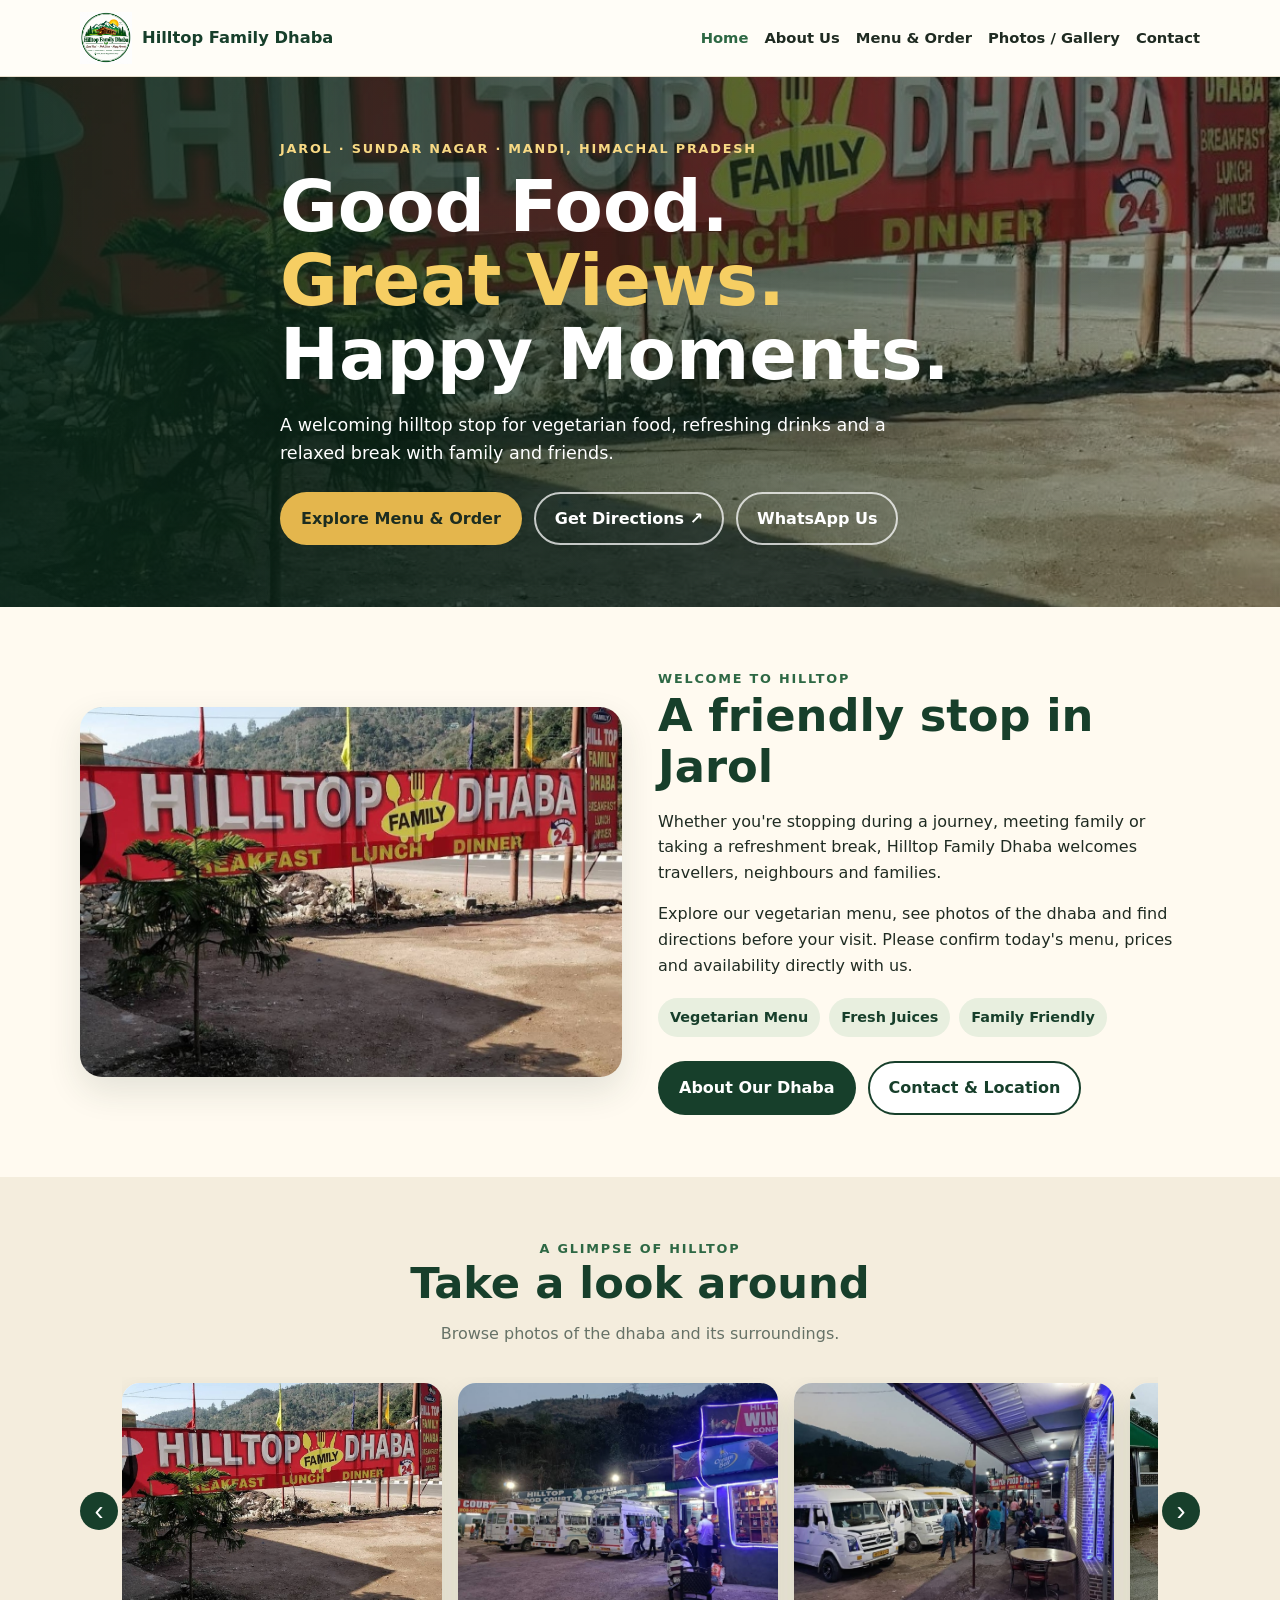
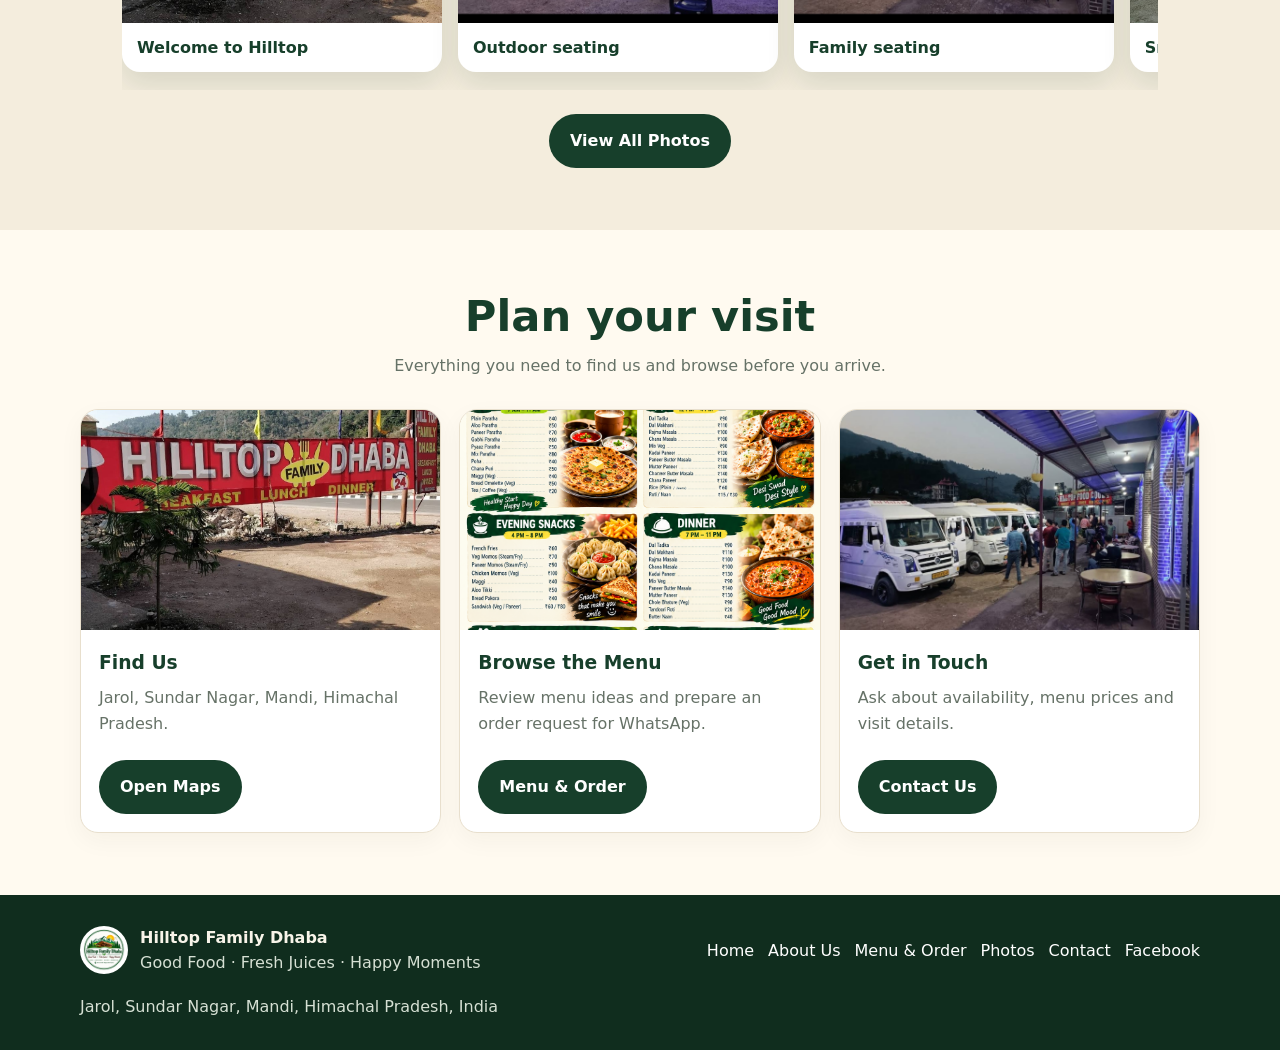
<file: index.html>
<!doctype html><html lang="en"><head><meta charset="utf-8"><meta name="viewport" content="width=device-width,initial-scale=1"><meta name="theme-color" content="#173f2b"><meta name="description" content="Visit Hilltop Family Dhaba in Jarol, Sundar Nagar, Mandi, Himachal Pradesh for vegetarian food, fresh juices and a welcoming family stop. View menu, photos and directions."><meta name="robots" content="index,follow,max-image-preview:large"><link rel="canonical" href="https://deshrajthakur.github.io/Hilltop-Family-Dhaba/"><title>Hilltop Family Dhaba | Vegetarian Food in Jarol, Sundar Nagar</title><meta property="og:type" content="website"><meta property="og:site_name" content="Hilltop Family Dhaba"><meta property="og:title" content="Hilltop Family Dhaba | Vegetarian Food in Jarol, Sundar Nagar"><meta property="og:description" content="Visit Hilltop Family Dhaba in Jarol, Sundar Nagar, Mandi, Himachal Pradesh for vegetarian food, fresh juices and a welcoming family stop. View menu, photos and directions."><meta property="og:url" content="https://deshrajthakur.github.io/Hilltop-Family-Dhaba/"><meta property="og:image" content="https://deshrajthakur.github.io/Hilltop-Family-Dhaba/assets/dhaba-exterior.jpg"><meta name="twitter:card" content="summary_large_image"><script type="application/ld+json">{"@context":"https://schema.org","@type":"Restaurant","name":"Hilltop Family Dhaba","url":"https://deshrajthakur.github.io/Hilltop-Family-Dhaba/","image":"https://deshrajthakur.github.io/Hilltop-Family-Dhaba/assets/dhaba-exterior.jpg","description":"Family-friendly dhaba in Jarol, Sundar Nagar, Mandi, Himachal Pradesh, serving vegetarian food, fresh juices and confectionery.","servesCuisine":["Indian","Vegetarian"],"address":{"@type":"PostalAddress","addressLocality":"Jarol","addressRegion":"Himachal Pradesh","addressCountry":"IN"},"sameAs":["https://www.facebook.com/share/1Ls1yiACGC/"]}</script><link rel="stylesheet" href="style.css"></head><body><header><div class="wrap nav"><a class="brand" href="index.html"><img src="assets/hilltop-logo.png" alt="Hilltop Family Dhaba logo"><span>Hilltop Family Dhaba</span></a><button class="menu-toggle" aria-expanded="false" aria-label="Open navigation">☰ Menu</button><nav class="links" aria-label="Main navigation"><a href="index.html" aria-current="page">Home</a><a href="about.html" >About Us</a><a href="menuj.html" >Menu & Order</a><a href="gallery.html" >Photos / Gallery</a><a href="contact.html" >Contact</a></nav></div></header><main><section class="hero"><div class="wrap hero-inner"><div class="eyebrow">Jarol · Sundar Nagar · Mandi, Himachal Pradesh</div><h1>Good Food.<br><span>Great Views.</span><br>Happy Moments.</h1><p>A welcoming hilltop stop for vegetarian food, refreshing drinks and a relaxed break with family and friends.</p><div class="actions"><a class="btn primary" href="menu.html">Explore Menu & Order</a><a class="btn ghost" href="https://maps.app.goo.gl/6RDyvUyQcXFgP8N29?g_st=ac" target="_blank" rel="noopener noreferrer">Get Directions ↗</a><a class="btn ghost" href="https://wa.me/919805341073" target="_blank" rel="noopener noreferrer">WhatsApp Us</a></div></div></section>
<section class="section"><div class="wrap intro"><img src="assets/dhaba-exterior.jpg" alt="Hilltop Family Dhaba exterior in Jarol, Sundar Nagar"><div><div class="eyebrow" style="color:#2d6844">Welcome to Hilltop</div><h2>A friendly stop in Jarol</h2><p>Whether you're stopping during a journey, meeting family or taking a refreshment break, Hilltop Family Dhaba welcomes travellers, neighbours and families.</p><p>Explore our vegetarian menu, see photos of the dhaba and find directions before your visit. Please confirm today's menu, prices and availability directly with us.</p><div class="chips"><span class="chip">Vegetarian Menu</span><span class="chip">Fresh Juices</span><span class="chip">Family Friendly</span></div><div class="actions"><a class="btn dark" href="about.html">About Our Dhaba</a><a class="btn light" href="contact.html">Contact & Location</a></div></div></div></section>
<section class="section alt"><div class="wrap"><div class="section-head"><div class="eyebrow" style="color:#2d6844">A glimpse of Hilltop</div><h2>Take a look around</h2><p>Browse photos of the dhaba and its surroundings.</p></div><div class="swiper-shell"><button class="swiper-arrow prev" data-slider-prev="home-gallery" aria-label="Previous photos">‹</button><div class="swiper-track" id="home-gallery"><article class="slide-card"><img src="assets/dhaba-exterior.jpg" alt="Hilltop Family Dhaba exterior"><span>Welcome to Hilltop</span></article><article class="slide-card"><img src="assets/outdoor-seating.jpg" alt="Outdoor seating at Hilltop Family Dhaba"><span>Outdoor seating</span></article><article class="slide-card"><img src="assets/family-seating.jpg" alt="Family seating area at Hilltop Family Dhaba"><span>Family seating</span></article><article class="slide-card"><img src="assets/product-shelves.jpg" alt="Confectionery and products at Hilltop Family Dhaba"><span>Snacks and refreshments</span></article></div><button class="swiper-arrow next" data-slider-next="home-gallery" aria-label="Next photos">›</button></div><div class="actions" style="justify-content:center"><a class="btn dark" href="gallery.html">View All Photos</a></div></div></section>
<section class="section"><div class="wrap"><div class="section-head"><h2>Plan your visit</h2><p>Everything you need to find us and browse before you arrive.</p></div><div class="cards"><article class="card"><img src="assets/dhaba-exterior.jpg" alt="Dhaba location and entrance"><div class="card-body"><h3>Find Us</h3><p>Jarol, Sundar Nagar, Mandi, Himachal Pradesh.</p><div class="actions"><a class="btn dark" href="https://maps.app.goo.gl/6RDyvUyQcXFgP8N29?g_st=ac" target="_blank" rel="noopener noreferrer">Open Maps</a></div></div></article><article class="card"><img src="assets/menu-poster-preview.png" alt="Hilltop Family Dhaba menu poster preview"><div class="card-body"><h3>Browse the Menu</h3><p>Review menu ideas and prepare an order request for WhatsApp.</p><div class="actions"><a class="btn dark" href="menu.html">Menu & Order</a></div></div></article><article class="card"><img src="assets/family-seating.jpg" alt="Family seating at Hilltop Family Dhaba"><div class="card-body"><h3>Get in Touch</h3><p>Ask about availability, menu prices and visit details.</p><div class="actions"><a class="btn dark" href="contact.html">Contact Us</a></div></div></article></div></div></section></main><footer><div class="wrap footer-inner"><div class="footer-brand"><img src="assets/hilltop-logo.png" alt=""><div><strong>Hilltop Family Dhaba</strong><p>Good Food · Fresh Juices · Happy Moments</p></div></div><div class="footer-links"><a href="index.html">Home</a><a href="about.html">About Us</a><a href="menu.html">Menu & Order</a><a href="gallery.html">Photos</a><a href="contact.html">Contact</a><a href="https://www.facebook.com/share/1Ls1yiACGC/" target="_blank" rel="noopener noreferrer">Facebook</a></div><p>Jarol, Sundar Nagar, Mandi, Himachal Pradesh, India</p></div></footer><script src="script.js" defer></script></body></html>
</file>
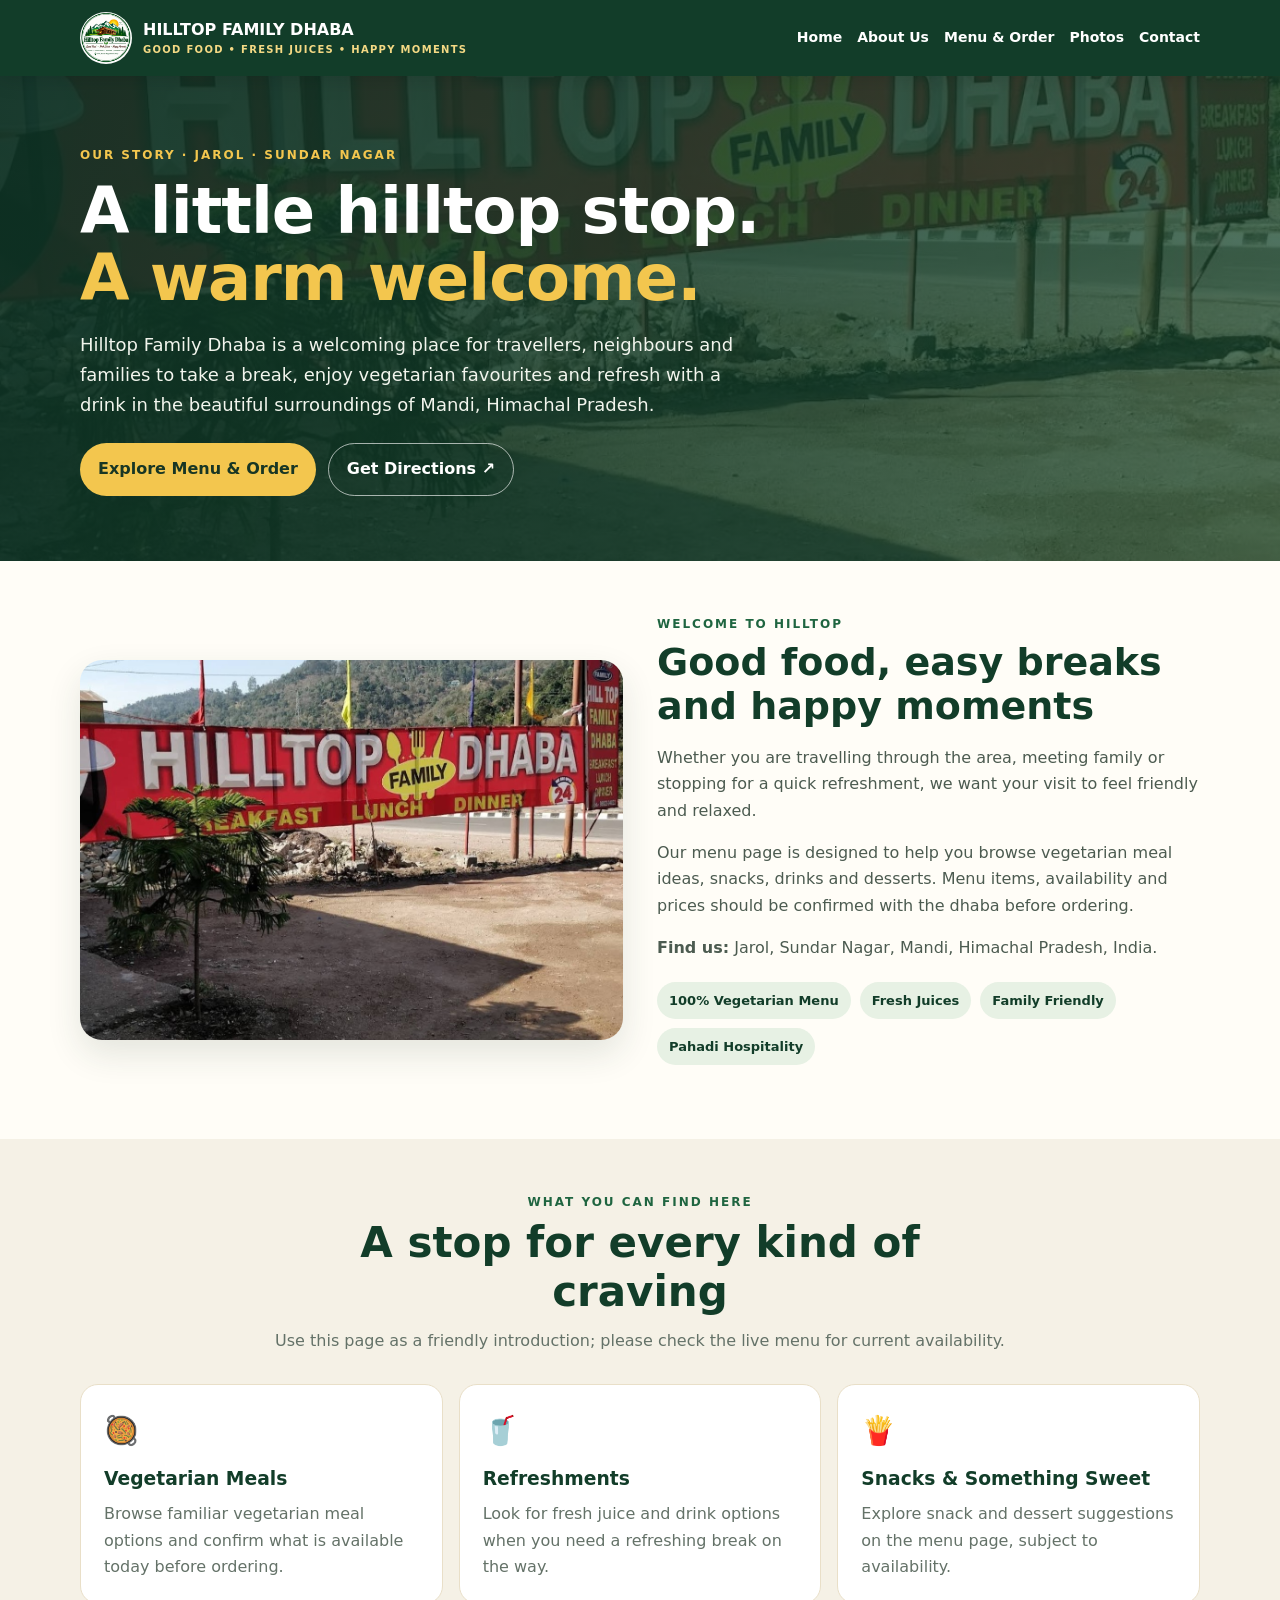
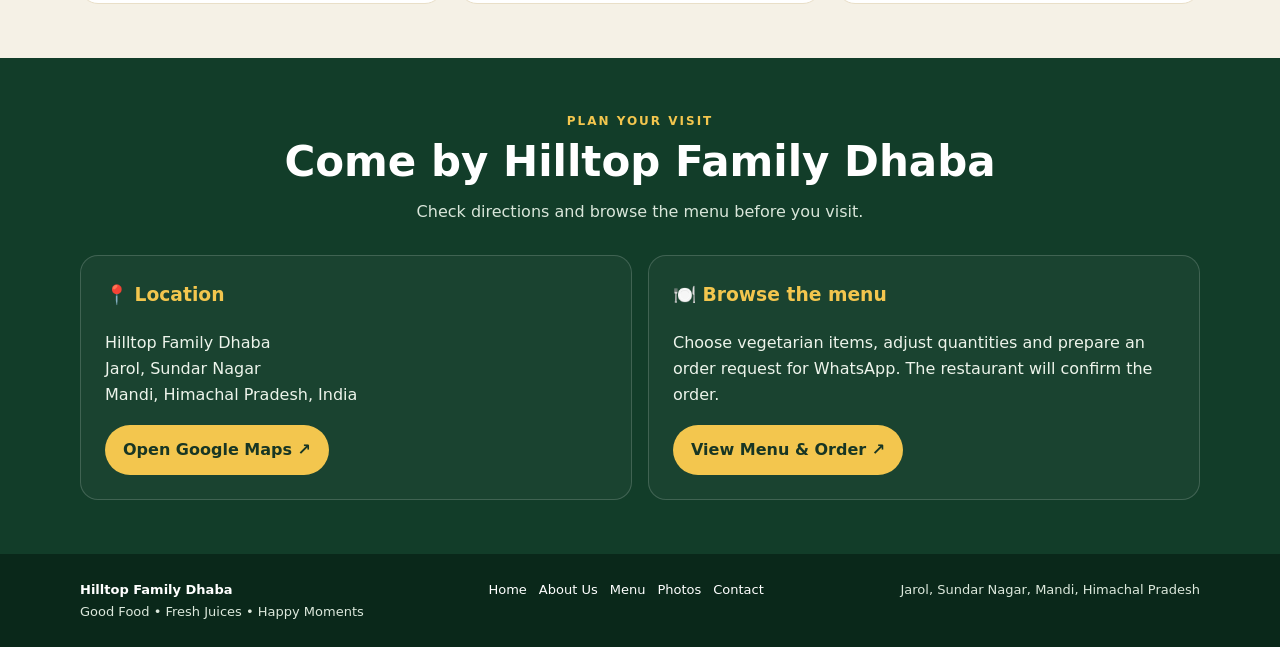
<file: about.html>
<!doctype html>
<html lang="en">
<head>
<meta charset="utf-8">
<meta name="viewport" content="width=device-width, initial-scale=1">
<meta name="theme-color" content="#123d29">
<meta name="description" content="Meet Hilltop Family Dhaba in Jarol, Sundar Nagar, Mandi, Himachal Pradesh. A welcoming stop for vegetarian food, fresh juices and family moments.">
<title>About Hilltop Family Dhaba | Jarol, Sundar Nagar</title>
<meta name="robots" content="index,follow,max-image-preview:large"><link rel="canonical" href="https://deshrajthakur.github.io/Hilltop-Family-Dhaba/about.html">
<meta property="og:type" content="website">
<meta property="og:site_name" content="Hilltop Family Dhaba">
<meta property="og:title" content="About Hilltop Family Dhaba">
<meta property="og:description" content="A friendly stop for vegetarian food, fresh juices and family moments in Jarol, Sundar Nagar, Himachal Pradesh.">
<meta property="og:image" content="https://deshrajthakur.github.io/Hilltop-Family-Dhaba/assets/dhaba-exterior.jpg"><meta property="og:url" content="https://deshrajthakur.github.io/Hilltop-Family-Dhaba/about.html"><meta name="twitter:card" content="summary_large_image">
<style>
:root{--green:#123d29;--green2:#1f6540;--gold:#f3c64e;--cream:#fff9e9;--ink:#1e2b22;--muted:#647268;--line:#e9dfc8}
*{box-sizing:border-box}html{scroll-behavior:smooth}body{margin:0;background:#fffdf7;color:var(--ink);font:16px/1.65 system-ui,-apple-system,"Segoe UI",Roboto,Arial,sans-serif}a{color:inherit}.wrap{width:min(1120px,92%);margin:auto}
header{position:sticky;top:0;z-index:10;background:var(--green);color:#fff;box-shadow:0 4px 20px #0002}.nav{min-height:76px;display:flex;align-items:center;justify-content:space-between;gap:18px;padding:10px 0}.brand{display:flex;align-items:center;gap:11px;text-decoration:none;font-weight:850;line-height:1.15}.brand img{width:52px;height:52px;border-radius:50%;object-fit:cover;background:#fff}.brand small{display:block;color:#f4d984;font-size:10px;letter-spacing:1.3px;margin-top:5px}.navlinks{display:flex;gap:15px;align-items:center;flex-wrap:wrap}.navlinks a{text-decoration:none;font-size:14px;font-weight:750}.navlinks a:hover{color:var(--gold)}
.hero{background:linear-gradient(115deg,#0e3224ed,#17472dbb),url("assets/dhaba-exterior.jpg") center/cover;color:#fff;padding:70px 0 65px}.eyebrow{color:var(--gold);font-size:12px;font-weight:850;letter-spacing:2px;text-transform:uppercase}.hero h1{font-size:clamp(38px,6vw,64px);line-height:1.05;letter-spacing:-1px;margin:12px 0}.hero h1 span{color:var(--gold)}.hero p{font-size:18px;max-width:680px;color:#f2f5ed}.actions{display:flex;gap:12px;flex-wrap:wrap;margin-top:24px}.btn{display:inline-flex;align-items:center;justify-content:center;border-radius:999px;padding:12px 18px;background:var(--gold);color:#183624;text-decoration:none;font-weight:850}.btn.outline{background:transparent;border:1px solid #ffffffa0;color:#fff}
section{padding:54px 0}.heading{text-align:center;max-width:740px;margin:0 auto 30px}.heading h2{font-size:clamp(28px,4vw,42px);line-height:1.15;color:var(--green);margin:6px 0 12px}.heading p{color:var(--muted);margin:0}.story{display:grid;grid-template-columns:1fr 1fr;gap:34px;align-items:center}.story img{width:100%;height:380px;object-fit:cover;border-radius:22px;box-shadow:0 14px 34px #233d281f}.story h2{font-size:clamp(26px,4vw,38px);line-height:1.15;color:var(--green);margin:7px 0 14px}.story p{color:#4c5b50}.pill-row{display:flex;gap:9px;flex-wrap:wrap;margin:20px 0}.pill{padding:8px 12px;background:#e7f1e4;color:var(--green);border-radius:999px;font-size:13px;font-weight:800}
.values{background:#f5f1e6}.cards{display:grid;grid-template-columns:repeat(3,minmax(0,1fr));gap:16px}.card{background:#fff;border:1px solid var(--line);border-radius:18px;padding:23px}.card .emoji{font-size:28px}.card h3{color:var(--green);margin:10px 0 6px}.card p{color:var(--muted);margin:0}.visit{background:var(--green);color:#fff}.visit .heading h2{color:#fff}.visit .heading p{color:#d9e6da}.visit-grid{display:grid;grid-template-columns:1fr 1fr;gap:16px}.visit-box{padding:24px;border:1px solid #ffffff2b;border-radius:18px;background:#ffffff09}.visit-box h3{color:var(--gold);margin-top:0}.visit-box p{color:#edf4eb}
footer{background:#0a281a;color:#dce8dc;padding:25px 0}.foot{display:flex;justify-content:space-between;gap:15px;flex-wrap:wrap;font-size:13px}.foot strong{color:white}.foot a{color:white;margin-right:12px;text-decoration:none}
@media(max-width:850px){.nav{align-items:flex-start;flex-direction:column;padding:12px 0}.navlinks{gap:12px}.story{grid-template-columns:1fr}.story img{height:300px}.cards{grid-template-columns:1fr}.visit-grid{grid-template-columns:1fr}}
@media(max-width:460px){.brand{font-size:13px}.brand img{width:44px;height:44px}.navlinks a{font-size:12px}.hero{padding:48px 0}.hero p{font-size:16px}.actions .btn{width:100%}section{padding:40px 0}}
</style>
</head>
<body>
<header><div class="wrap nav">
<a class="brand" href="index.html"><img src="assets/hilltop-logo.png" alt="Hilltop Family Dhaba logo"><span>HILLTOP FAMILY DHABA<small>GOOD FOOD • FRESH JUICES • HAPPY MOMENTS</small></span></a>
<nav class="navlinks" aria-label="Main navigation"><a href="index.html">Home</a><a href="about.html" aria-current="page">About Us</a><a href="menu.html">Menu & Order</a><a href="gallery.html">Photos</a><a href="contact.html">Contact</a></nav>
</div></header>
<main>
<section class="hero"><div class="wrap">
<div class="eyebrow">Our story · Jarol · Sundar Nagar</div>
<h1>A little hilltop stop.<br><span>A warm welcome.</span></h1>
<p>Hilltop Family Dhaba is a welcoming place for travellers, neighbours and families to take a break, enjoy vegetarian favourites and refresh with a drink in the beautiful surroundings of Mandi, Himachal Pradesh.</p>
<div class="actions"><a class="btn" href="menu.html">Explore Menu & Order</a><a class="btn outline" href="https://maps.app.goo.gl/6RDyvUyQcXFgP8N29?g_st=ac" target="_blank" rel="noopener">Get Directions ↗</a></div>
</div></section>
<section><div class="wrap story">
<img src="assets/dhaba-exterior.jpg" alt="Hilltop Family Dhaba exterior in Jarol">
<div><div class="eyebrow" style="color:#1f6540">Welcome to Hilltop</div><h2>Good food, easy breaks and happy moments</h2>
<p>Whether you are travelling through the area, meeting family or stopping for a quick refreshment, we want your visit to feel friendly and relaxed.</p>
<p>Our menu page is designed to help you browse vegetarian meal ideas, snacks, drinks and desserts. Menu items, availability and prices should be confirmed with the dhaba before ordering.</p>
<p><strong>Find us:</strong> Jarol, Sundar Nagar, Mandi, Himachal Pradesh, India.</p>
<div class="pill-row"><span class="pill">100% Vegetarian Menu</span><span class="pill">Fresh Juices</span><span class="pill">Family Friendly</span><span class="pill">Pahadi Hospitality</span></div>
</div></div></section>
<section class="values"><div class="wrap"><div class="heading"><div class="eyebrow" style="color:#1f6540">What you can find here</div><h2>A stop for every kind of craving</h2><p>Use this page as a friendly introduction; please check the live menu for current availability.</p></div>
<div class="cards">
<article class="card"><div class="emoji">🥘</div><h3>Vegetarian Meals</h3><p>Browse familiar vegetarian meal options and confirm what is available today before ordering.</p></article>
<article class="card"><div class="emoji">🥤</div><h3>Refreshments</h3><p>Look for fresh juice and drink options when you need a refreshing break on the way.</p></article>
<article class="card"><div class="emoji">🍟</div><h3>Snacks & Something Sweet</h3><p>Explore snack and dessert suggestions on the menu page, subject to availability.</p></article>
</div></div></section>
<section class="visit"><div class="wrap"><div class="heading"><div class="eyebrow">Plan your visit</div><h2>Come by Hilltop Family Dhaba</h2><p>Check directions and browse the menu before you visit.</p></div>
<div class="visit-grid"><div class="visit-box"><h3>📍 Location</h3><p>Hilltop Family Dhaba<br>Jarol, Sundar Nagar<br>Mandi, Himachal Pradesh, India</p><a class="btn" href="https://maps.app.goo.gl/6RDyvUyQcXFgP8N29?g_st=ac" target="_blank" rel="noopener">Open Google Maps ↗</a></div>
<div class="visit-box"><h3>🍽️ Browse the menu</h3><p>Choose vegetarian items, adjust quantities and prepare an order request for WhatsApp. The restaurant will confirm the order.</p><a class="btn" href="menu.html#menu">View Menu & Order ↗</a></div></div></div></section>
</main>
<footer><div class="wrap foot"><div><strong>Hilltop Family Dhaba</strong><br>Good Food • Fresh Juices • Happy Moments</div><div><a href="index.html">Home</a><a href="about.html">About Us</a><a href="menu.html">Menu</a><a href="gallery.html">Photos</a><a href="contact.html">Contact</a></div><div>Jarol, Sundar Nagar, Mandi, Himachal Pradesh</div></div></footer>
</body></html>
</file>
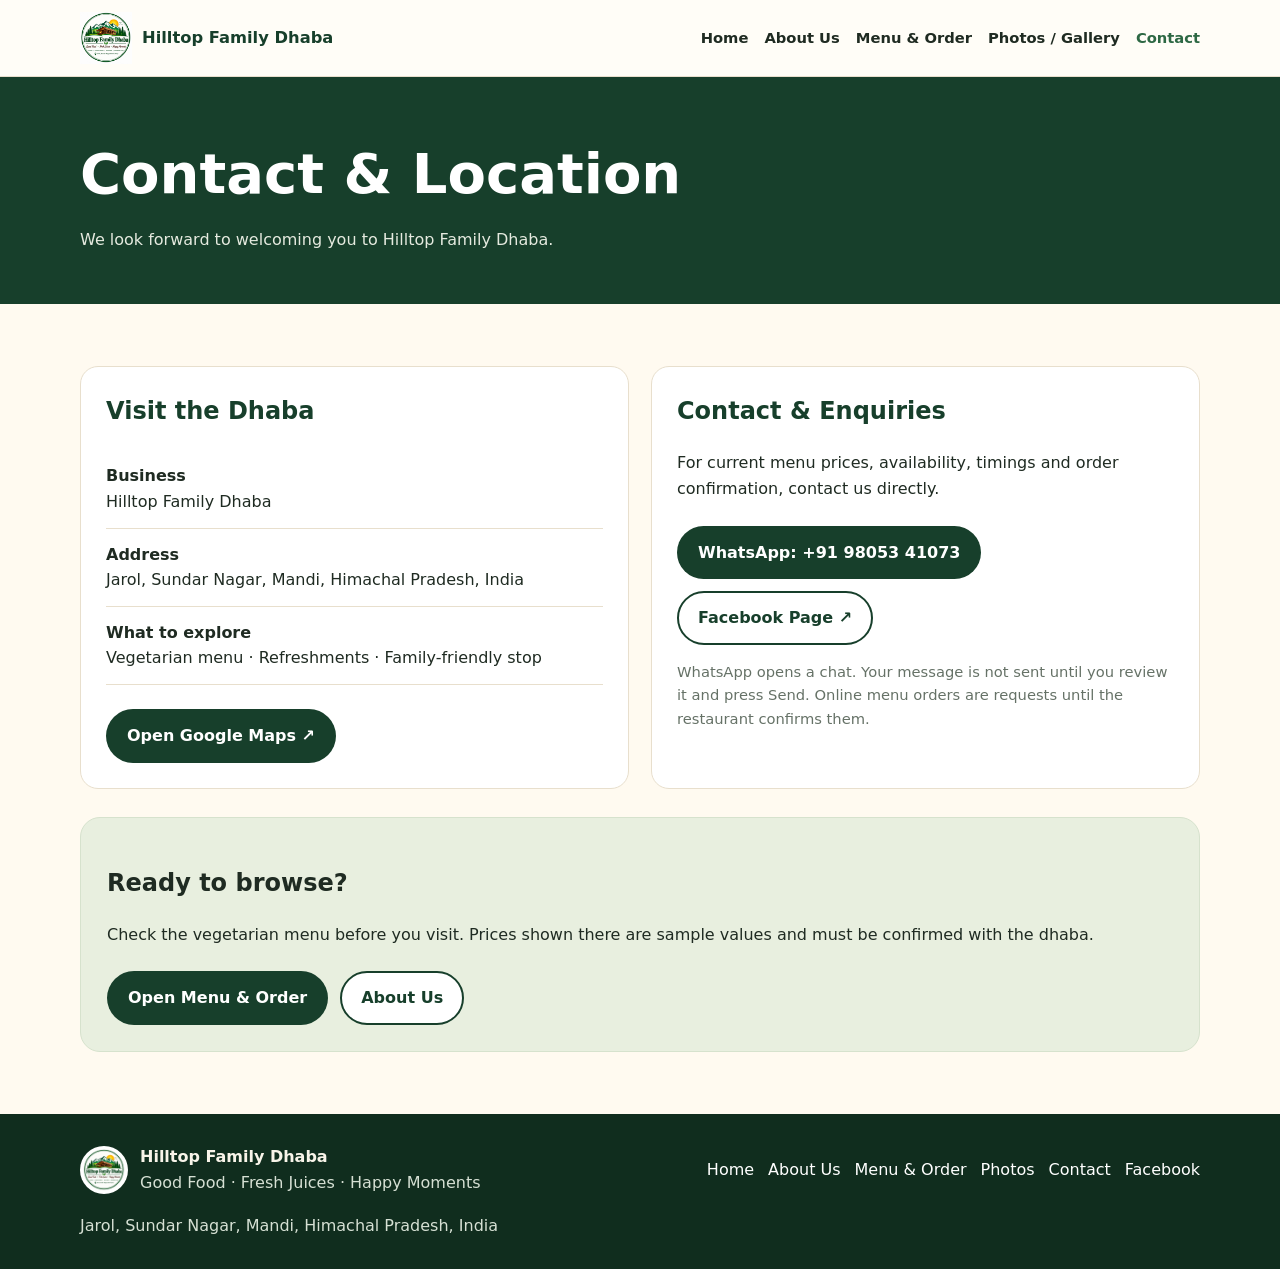
<file: contact.html>
<!doctype html><html lang="en"><head><meta charset="utf-8"><meta name="viewport" content="width=device-width,initial-scale=1"><meta name="theme-color" content="#173f2b"><meta name="description" content="Contact Hilltop Family Dhaba in Jarol, Sundar Nagar, Mandi, Himachal Pradesh. Open directions, ask about menu availability or start a WhatsApp enquiry."><meta name="robots" content="index,follow,max-image-preview:large"><link rel="canonical" href="https://deshrajthakur.github.io/Hilltop-Family-Dhaba/contact.html"><title>Contact & Directions | Hilltop Family Dhaba, Jarol</title><meta property="og:type" content="website"><meta property="og:site_name" content="Hilltop Family Dhaba"><meta property="og:title" content="Contact & Directions | Hilltop Family Dhaba, Jarol"><meta property="og:description" content="Contact Hilltop Family Dhaba in Jarol, Sundar Nagar, Mandi, Himachal Pradesh. Open directions, ask about menu availability or start a WhatsApp enquiry."><meta property="og:url" content="https://deshrajthakur.github.io/Hilltop-Family-Dhaba/contact.html"><meta property="og:image" content="https://deshrajthakur.github.io/Hilltop-Family-Dhaba/assets/dhaba-exterior.jpg"><meta name="twitter:card" content="summary_large_image"><link rel="stylesheet" href="style.css"></head><body><header><div class="wrap nav"><a class="brand" href="index.html"><img src="assets/hilltop-logo.png" alt="Hilltop Family Dhaba logo"><span>Hilltop Family Dhaba</span></a><button class="menu-toggle" aria-expanded="false" aria-label="Open navigation">☰ Menu</button><nav class="links" aria-label="Main navigation"><a href="index.html" >Home</a><a href="about.html" >About Us</a><a href="menu.html" >Menu & Order</a><a href="gallery.html" >Photos / Gallery</a><a href="contact.html" aria-current="page">Contact</a></nav></div></header><main><section class="page-hero"><div class="wrap"><h1>Contact & Location</h1><p>We look forward to welcoming you to Hilltop Family Dhaba.</p></div></section><section class="section"><div class="wrap contact-grid"><article class="contact-card"><h2>Visit the Dhaba</h2><div class="contact-row"><strong>Business</strong><br>Hilltop Family Dhaba</div><div class="contact-row"><strong>Address</strong><br>Jarol, Sundar Nagar, Mandi, Himachal Pradesh, India</div><div class="contact-row"><strong>What to explore</strong><br>Vegetarian menu · Refreshments · Family-friendly stop</div><div class="actions"><a class="btn dark" href="https://maps.app.goo.gl/6RDyvUyQcXFgP8N29?g_st=ac" target="_blank" rel="noopener noreferrer">Open Google Maps ↗</a></div></article><article class="contact-card"><h2>Contact & Enquiries</h2><p>For current menu prices, availability, timings and order confirmation, contact us directly.</p><div class="actions"><a class="btn dark" href="https://wa.me/919805341073" target="_blank" rel="noopener noreferrer">WhatsApp: +91 98053 41073</a><a class="btn light" href="https://www.facebook.com/share/1Ls1yiACGC/" target="_blank" rel="noopener noreferrer">Facebook Page ↗</a></div><p class="note">WhatsApp opens a chat. Your message is not sent until you review it and press Send. Online menu orders are requests until the restaurant confirms them.</p></article></div><div class="wrap"><div class="callout"><h2>Ready to browse?</h2><p>Check the vegetarian menu before you visit. Prices shown there are sample values and must be confirmed with the dhaba.</p><div class="actions"><a class="btn dark" href="menu.html">Open Menu & Order</a><a class="btn light" href="about.html">About Us</a></div></div></div></section></main><footer><div class="wrap footer-inner"><div class="footer-brand"><img src="assets/hilltop-logo.png" alt=""><div><strong>Hilltop Family Dhaba</strong><p>Good Food · Fresh Juices · Happy Moments</p></div></div><div class="footer-links"><a href="index.html">Home</a><a href="about.html">About Us</a><a href="menu.html">Menu & Order</a><a href="gallery.html">Photos</a><a href="contact.html">Contact</a><a href="https://www.facebook.com/share/1Ls1yiACGC/" target="_blank" rel="noopener noreferrer">Facebook</a></div><p>Jarol, Sundar Nagar, Mandi, Himachal Pradesh, India</p></div></footer><script src="script.js" defer></script></body></html>
</file>
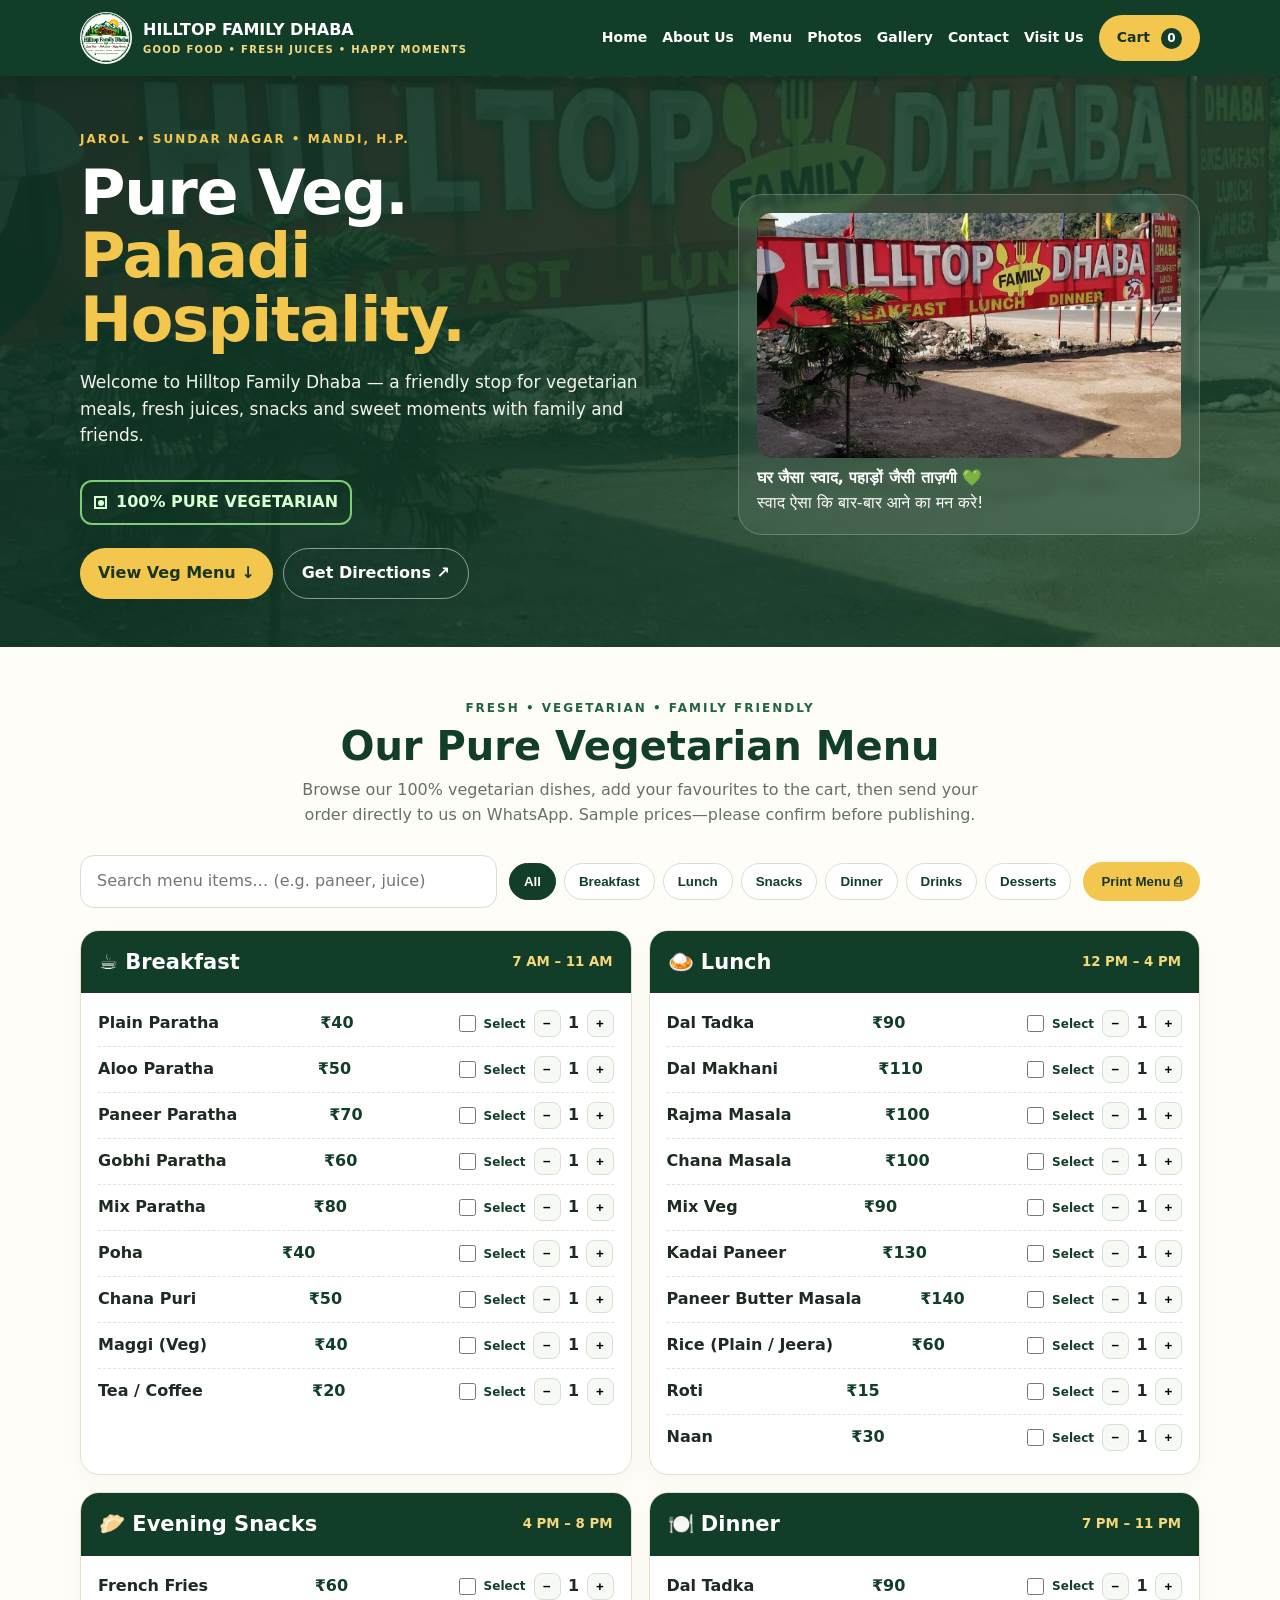
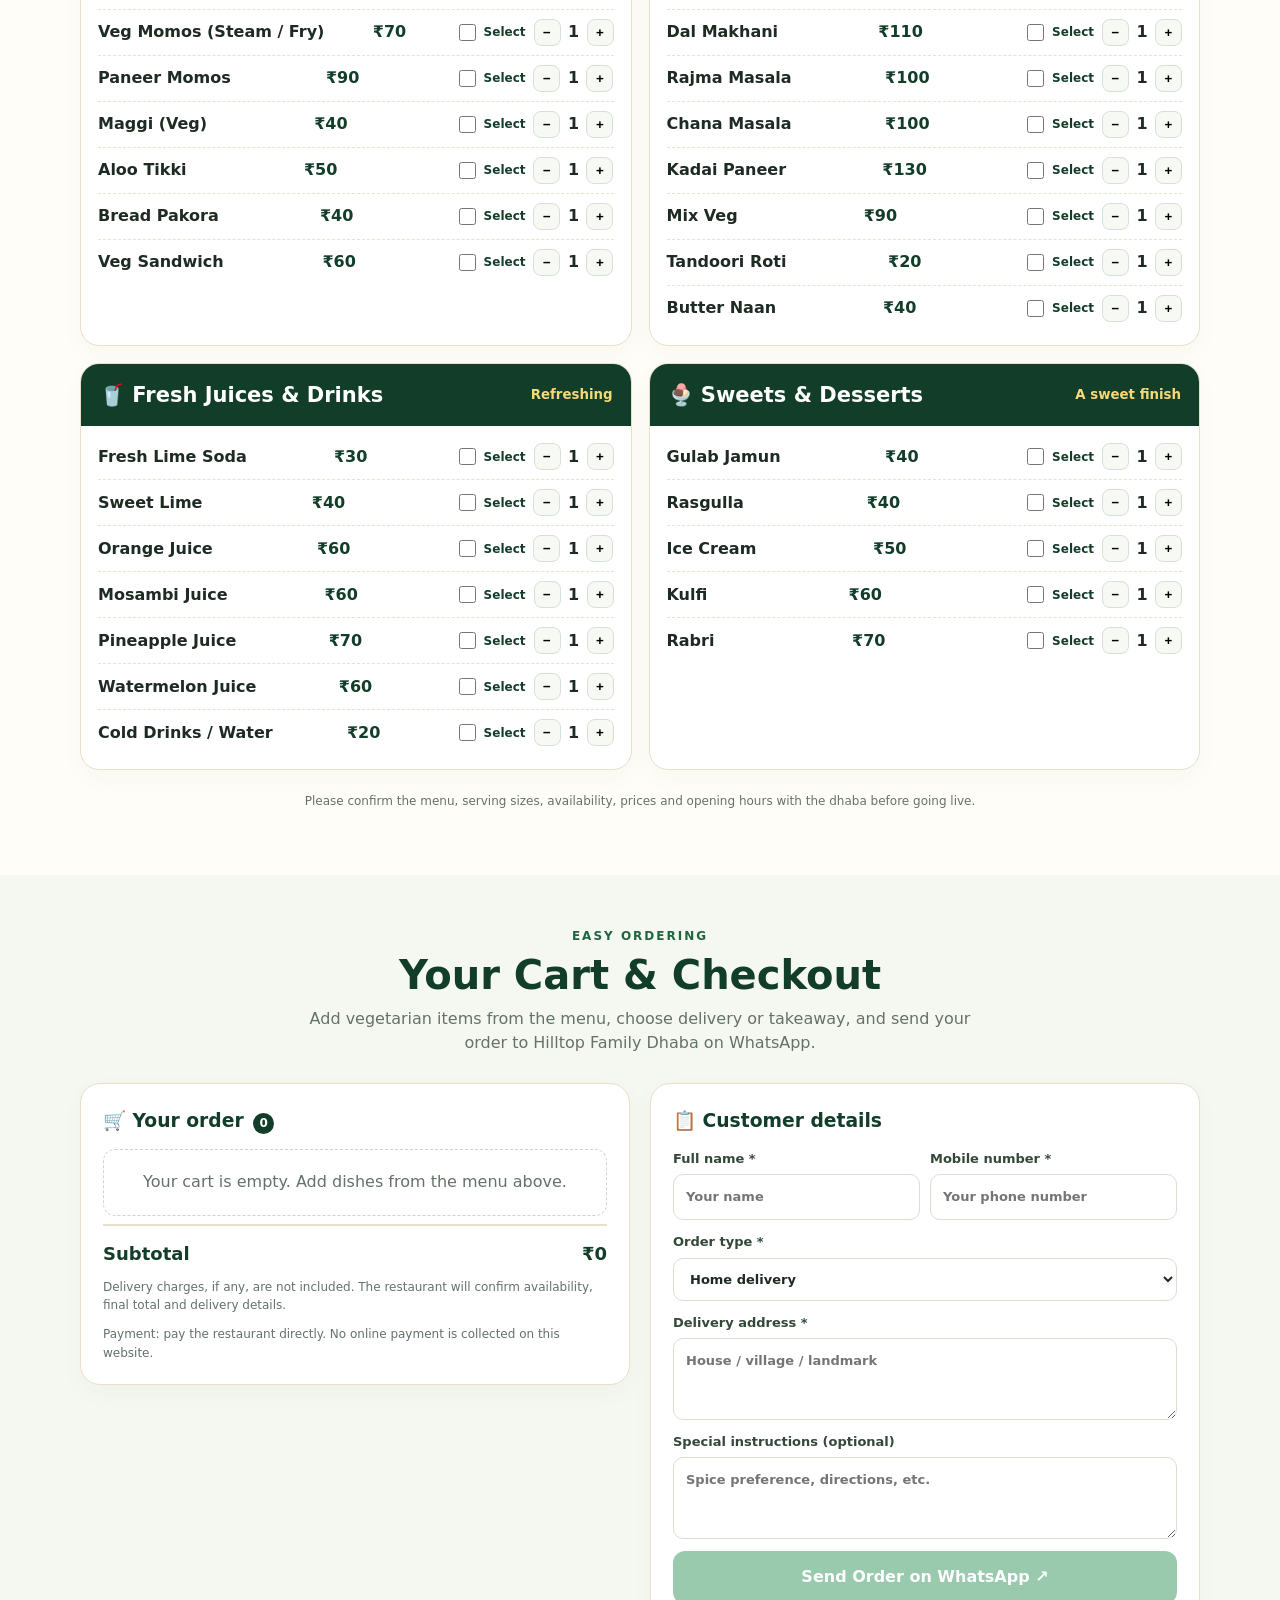
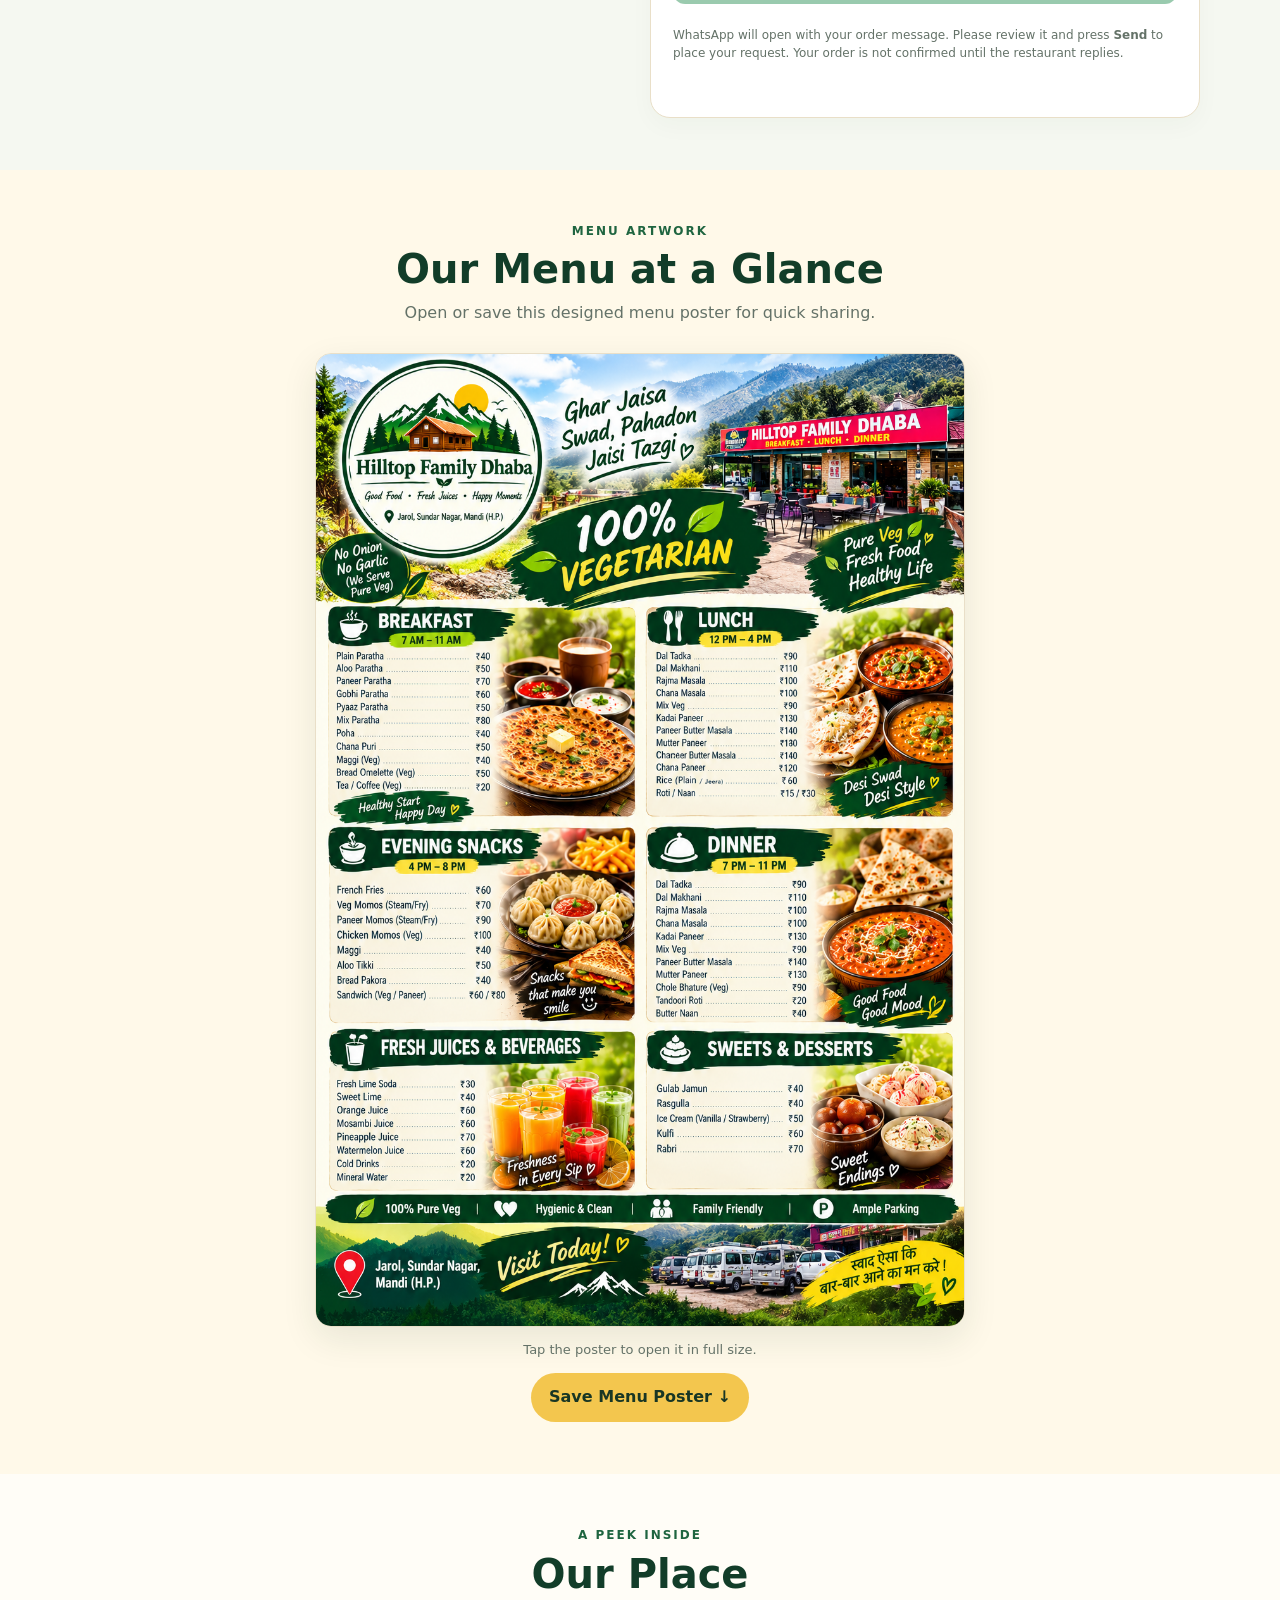
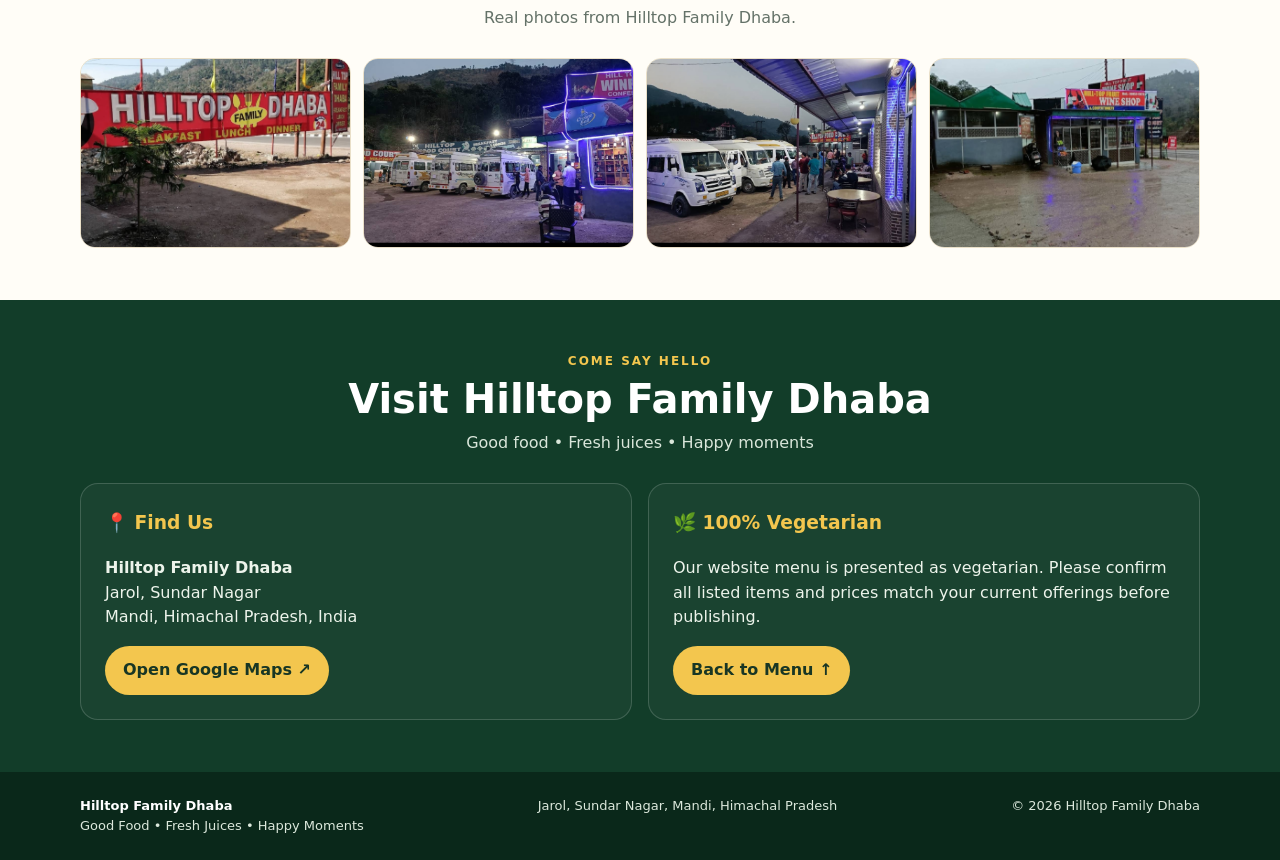
<file: menu.html>
<!doctype html>
<html lang="en">
<head>
<meta charset="utf-8">
<meta name="viewport" content="width=device-width, initial-scale=1">
<meta name="theme-color" content="#123d29">
<meta name="description" content="Browse the vegetarian menu and prepare a WhatsApp order request for Hilltop Family Dhaba in Jarol, Sundar Nagar, Mandi, Himachal Pradesh. Confirm sample prices and availability before ordering."><meta name="robots" content="index,follow,max-image-preview:large"><link rel="canonical" href="https://deshrajthakur.github.io/Hilltop-Family-Dhaba/menu.html"><meta property="og:type" content="website"><meta property="og:site_name" content="Hilltop Family Dhaba"><meta property="og:title" content="Vegetarian Menu & WhatsApp Ordering | Hilltop Family Dhaba"><meta property="og:description" content="Browse vegetarian meals, snacks, drinks and desserts in Jarol, Sundar Nagar, Mandi."><meta property="og:url" content="https://deshrajthakur.github.io/Hilltop-Family-Dhaba/menu.html"><meta property="og:image" content="https://deshrajthakur.github.io/Hilltop-Family-Dhaba/assets/dhaba-exterior.jpg"><meta name="twitter:card" content="summary_large_image"><title>Vegetarian Menu & Order | Hilltop Family Dhaba, Jarol</title><script type="application/ld+json">{"@context":"https://schema.org","@type":"Restaurant","name":"Hilltop Family Dhaba","url":"https://deshrajthakur.github.io/Hilltop-Family-Dhaba/","image":"https://deshrajthakur.github.io/Hilltop-Family-Dhaba/assets/dhaba-exterior.jpg","servesCuisine":["Indian","Vegetarian"],"address":{"@type":"PostalAddress","addressLocality":"Jarol","addressRegion":"Himachal Pradesh","addressCountry":"IN"}}</script>
<style>
:root{--green:#123d29;--green2:#1f6540;--gold:#f3c64e;--cream:#fff9e9;--ink:#1e2b22;--muted:#647268;--line:#e9dfc8}
*{box-sizing:border-box}html{scroll-behavior:smooth}body{margin:0;background:#fffdf7;color:var(--ink);font-family:system-ui,-apple-system,Segoe UI,Roboto,Arial,sans-serif;line-height:1.55}
a{color:inherit}.wrap{width:min(1120px,92%);margin:auto}
header{background:var(--green);color:white;position:sticky;top:0;z-index:10;box-shadow:0 4px 20px #0002}
.nav{min-height:76px;display:flex;align-items:center;justify-content:space-between;gap:18px;padding:10px 0;position:relative}.brand{display:flex;align-items:center;gap:11px;text-decoration:none;font-weight:850;line-height:1.15}.brand img{width:52px;height:52px;border-radius:50%;object-fit:cover;background:white}.brand small{display:block;color:#f4d984;font-size:10px;letter-spacing:1.3px;margin-top:5px}.navlinks{display:flex;gap:15px;align-items:center;flex-wrap:wrap}.navlinks a{text-decoration:none;font-size:14px;font-weight:700}.navlinks a:hover{color:var(--gold)}.nav-toggle{display:none;border:1px solid #ffffff70;border-radius:10px;background:transparent;color:white;padding:10px 12px;font:inherit;font-weight:800;cursor:pointer;min-height:44px}.nav-toggle:focus-visible,.navlinks a:focus-visible{outline:3px solid var(--gold);outline-offset:3px}
.btn{border:0;display:inline-flex;align-items:center;justify-content:center;gap:8px;border-radius:999px;padding:12px 18px;background:var(--gold);color:#183624;text-decoration:none;font-weight:800;cursor:pointer}.btn.secondary{background:transparent;border:1px solid #ffffff80;color:white}.hero{background:linear-gradient(120deg,#0e3224ed,#17472dc9),url('assets/dhaba-exterior.jpg') center/cover;color:white;padding:54px 0 48px}.hero-grid{display:grid;grid-template-columns:1.15fr .85fr;gap:32px;align-items:center}.eyebrow{color:var(--gold);text-transform:uppercase;letter-spacing:2px;font-size:12px;font-weight:850}.hero h1{font-size:clamp(36px,5.5vw,62px);line-height:1.03;margin:12px 0 16px;letter-spacing:-1.2px}.hero h1 span{color:var(--gold)}.hero p{font-size:17px;max-width:580px;color:#f2f5ed}.hero-actions{display:flex;gap:10px;flex-wrap:wrap;margin-top:23px}.hero-card{background:#ffffff12;border:1px solid #ffffff35;border-radius:24px;padding:18px;backdrop-filter:blur(3px)}.hero-card img{width:100%;max-height:245px;object-fit:cover;border-radius:15px}.veg-stamp{display:inline-flex;align-items:center;gap:9px;border:2px solid #7ccf75;border-radius:12px;padding:8px 12px;font-weight:900;color:#d8ffd4;margin-top:15px}.veg-dot{width:13px;height:13px;border:2px solid currentColor;display:inline-grid;place-items:center}.veg-dot:after{content:"";width:6px;height:6px;border-radius:50%;background:currentColor}
section{padding:52px 0}.section-head{text-align:center;max-width:700px;margin:0 auto 27px}.section-head h2{color:var(--green);font-size:clamp(28px,4vw,40px);line-height:1.1;margin:7px 0 10px}.section-head p{color:var(--muted);margin:0}.eyebrow.dark{color:var(--green2)}
.toolbar{display:flex;gap:12px;align-items:center;justify-content:space-between;flex-wrap:wrap;margin:22px 0}.search{flex:1;min-width:220px;position:relative}.search input{width:100%;padding:13px 16px;border:1px solid #d8dfd4;border-radius:14px;background:white;font:inherit;outline-color:var(--green2)}.filters{display:flex;gap:8px;flex-wrap:wrap}.filter{border:1px solid #d9dfd5;background:white;border-radius:999px;padding:10px 14px;font-weight:750;cursor:pointer;color:var(--green)}.filter[aria-pressed="true"]{background:var(--green);color:white;border-color:var(--green)}.menu-grid{display:grid;grid-template-columns:repeat(2,minmax(0,1fr));gap:17px}.menu-category{background:white;border:1px solid var(--line);border-radius:19px;overflow:hidden;box-shadow:0 8px 25px #203c2408}.cat-head{padding:15px 18px;background:var(--green);color:white;display:flex;align-items:center;justify-content:space-between;gap:10px}.cat-head h3{margin:0;font-size:21px}.cat-head small{color:#f5d979;font-weight:750}.cat-icon{font-size:25px}.items{padding:8px 17px 14px}.menu-item{display:flex;justify-content:space-between;gap:14px;padding:9px 0;border-bottom:1px dashed #e8e1d3}.menu-item:last-child{border-bottom:0}.item-name{font-weight:650}.item-price{font-weight:850;color:var(--green);white-space:nowrap}.item-name small{display:block;color:var(--muted);font-size:12px;font-weight:500}.no-results{display:none;text-align:center;padding:28px;border:1px dashed var(--line);border-radius:15px;color:var(--muted);grid-column:1/-1}
.poster{background:var(--cream)}.poster-frame{max-width:650px;margin:auto;text-align:center}.poster-frame img{width:100%;height:auto;display:block;border-radius:16px;box-shadow:0 12px 35px #18362418;border:1px solid var(--line)}.poster-frame p{color:var(--muted);font-size:13px}
.gallery{display:grid;grid-template-columns:repeat(4,1fr);gap:12px}.gallery img{width:100%;height:190px;object-fit:cover;border-radius:15px;border:1px solid var(--line)}.visit{background:var(--green);color:white}.visit-grid{display:grid;grid-template-columns:1fr 1fr;gap:16px}.visit-box{padding:24px;border:1px solid #ffffff2b;border-radius:18px;background:#ffffff09}.visit-box h3{color:var(--gold);margin-top:0}.visit-box p{color:#edf4eb}.visit .section-head h2{color:white}.visit .section-head p{color:#d9e6da}footer{background:#0a281a;color:#dce8dc;padding:24px 0}.foot{display:flex;justify-content:space-between;gap:15px;flex-wrap:wrap;font-size:13px}.foot strong{color:white}.note{font-size:12px;color:var(--muted);text-align:center;margin-top:22px}

.order-add{border:0;border-radius:999px;padding:7px 12px;background:#e7f4e8;color:var(--green);font-weight:850;cursor:pointer;white-space:nowrap}.order-add:hover{background:var(--gold)}.menu-select{display:inline-flex;align-items:center;gap:5px;font-size:12px;font-weight:800;color:var(--green);white-space:nowrap}.menu-select input{width:17px;height:17px;accent-color:var(--green);cursor:pointer}.menu-qty{display:inline-flex;align-items:center;gap:6px}.menu-qty button{width:27px;height:27px;border:1px solid #d6e0d4;background:#f7faf4;border-radius:8px;font-weight:900;cursor:pointer}.menu-qty .qty-value{min-width:14px;text-align:center;font-weight:800}.menu-item{align-items:center}.item-actions{display:flex;align-items:center;gap:8px}.cart-pill{position:relative}.cart-count{display:inline-grid;place-items:center;min-width:21px;height:21px;padding:0 5px;border-radius:50%;background:#123d29;color:white;font-size:12px;margin-left:3px}.order-section{background:#f5f8f1}.order-layout{display:grid;grid-template-columns:1fr 1fr;gap:20px;align-items:start}.order-panel{background:#fff;border:1px solid var(--line);border-radius:20px;padding:22px;box-shadow:0 8px 25px #203c2408}.order-panel h3{margin:0 0 14px;color:var(--green)}.cart-empty{padding:20px;border:1px dashed #cbd8c8;border-radius:12px;text-align:center;color:var(--muted)}.cart-row{display:grid;grid-template-columns:1fr auto;gap:12px;padding:12px 0;border-bottom:1px solid #edf0e8}.cart-row:last-child{border-bottom:0}.cart-row strong{display:block}.cart-row small{color:var(--muted)}.qty-control{display:flex;align-items:center;gap:8px}.qty-control button{width:30px;height:30px;border:1px solid #d6e0d4;background:#f7faf4;border-radius:8px;font-weight:900;cursor:pointer}.cart-total{display:flex;justify-content:space-between;gap:12px;padding-top:14px;margin-top:8px;border-top:2px solid var(--line);font-size:18px;font-weight:900;color:var(--green)}.checkout-form{display:grid;gap:12px}.checkout-form label{display:grid;gap:5px;font-weight:700;font-size:13px;color:#34483a}.checkout-form input,.checkout-form select,.checkout-form textarea{width:100%;padding:12px;border:1px solid #d7dfd3;border-radius:10px;font:inherit;background:white;color:var(--ink)}.checkout-form textarea{min-height:82px;resize:vertical}.checkout-form .field-row{display:grid;grid-template-columns:1fr 1fr;gap:10px}.order-submit{width:100%;border:0;border-radius:12px;padding:14px;background:#1f8b4d;color:white;font:inherit;font-weight:900;cursor:pointer}.order-submit:disabled{opacity:.45;cursor:not-allowed}.order-help{font-size:12px;color:var(--muted);margin:10px 0 0}.order-status{font-size:13px;color:var(--green);font-weight:700;min-height:20px}
@media(max-width:760px){.nav{min-height:70px;align-items:center;flex-wrap:wrap;gap:10px;padding:9px 0}.brand{font-size:13px;max-width:calc(100% - 95px)}.brand img{width:44px;height:44px;flex-shrink:0}.brand small{font-size:8px;letter-spacing:.7px}.nav-toggle{display:inline-flex;align-items:center;gap:6px;flex-shrink:0}.navlinks{display:none;position:absolute;top:calc(100% + 1px);left:-4.35%;right:-4.35%;width:auto;padding:12px 4% 18px;background:var(--green);border-top:1px solid #ffffff30;box-shadow:0 12px 18px #0003;flex-direction:column;align-items:stretch;gap:0;max-height:calc(100dvh - 76px);overflow-y:auto}.navlinks.open{display:flex}.navlinks a{display:flex;align-items:center;min-height:46px;padding:10px 12px;font-size:15px;border-bottom:1px solid #ffffff20}.navlinks .nav-cta{display:flex;width:100%;justify-content:center;margin-top:8px;background:var(--gold);color:var(--green);border:0}.hero-grid{grid-template-columns:1fr}.hero-card{max-width:440px}.menu-grid{grid-template-columns:1fr}.gallery{grid-template-columns:repeat(2,1fr)}.gallery img{height:160px}.visit-grid{grid-template-columns:1fr}.order-layout{grid-template-columns:1fr}}
@media(max-width:430px){.brand{font-size:11px;gap:7px}.brand img{width:38px;height:38px}.brand small{font-size:7px;letter-spacing:.35px}.nav-toggle{padding:9px 10px;font-size:13px}.navlinks{left:-4.35%;right:-4.35%}.hero{padding:42px 0}.hero p{font-size:15px}.filters{width:100%}.filter{font-size:12px;padding:9px 11px}.gallery img{height:135px}.checkout-form .field-row{grid-template-columns:1fr}section{padding:40px 0}}
@media print{header,.hero,.toolbar,.poster,.gallery-section,.visit,footer,.print-btn{display:none!important}body{background:white}.menu-grid{grid-template-columns:1fr 1fr;gap:8px}.menu-category{break-inside:avoid;box-shadow:none}.cat-head{background:#eee;color:#111}.cat-head small,.item-price{color:#111}.items{padding:5px 10px}.menu-item{padding:5px 0}section{padding:0}.section-head{margin:0 0 12px}}
</style>
</head>
<body>
<header><div class="wrap nav">
<a class="brand" href="index.html" aria-label="Hilltop Family Dhaba home"><img src="assets/hilltop-logo.png" alt="Hilltop Family Dhaba logo"><span>HILLTOP FAMILY DHABA<small>GOOD FOOD • FRESH JUICES • HAPPY MOMENTS</small></span></a>
<button class="nav-toggle" type="button" aria-expanded="false" aria-controls="primary-nav" aria-label="Open navigation menu">☰ <span>Menu</span></button>
<nav class="navlinks" id="primary-nav" aria-label="Main navigation"><a href="index.html">Home</a><a href="about.html">About Us</a><a href="#menu">Menu</a><a href="#photos">Photos</a><a href="gallery.html">Gallery</a><a href="contact.html">Contact</a><a href="#visit">Visit Us</a><a class="btn nav-cta cart-pill" href="#order">Cart <span class="cart-count" id="navCartCount">0</span></a></nav>
</div></header>
<main id="top">
<section class="hero"><div class="wrap hero-grid"><div>
<div class="eyebrow">Jarol • Sundar Nagar • Mandi, H.P.</div>
<h1>Pure Veg.<br><span>Pahadi Hospitality.</span></h1>
<p>Welcome to Hilltop Family Dhaba — a friendly stop for vegetarian meals, fresh juices, snacks and sweet moments with family and friends.</p>
<div class="veg-stamp"><span class="veg-dot"></span> 100% PURE VEGETARIAN</div>
<div class="hero-actions"><a class="btn" href="#menu">View Veg Menu ↓</a><a class="btn secondary" href="https://www.google.com/maps/search/?api=1&query=Hilltop+Family+Dhaba+Jarol+Sundar+Nagar+Mandi" target="_blank" rel="noopener">Get Directions ↗</a></div>
</div><div class="hero-card"><img src="assets/dhaba-exterior.jpg" alt="Hilltop Family Dhaba exterior"><strong>घर जैसा स्वाद, पहाड़ों जैसी ताज़गी 💚</strong><br><span>स्वाद ऐसा कि बार-बार आने का मन करे!</span></div></div></section>
<!-->
<section id="menu"><div class="wrap"><div class="section-head"><div class="eyebrow dark">Fresh • Vegetarian • Family Friendly</div><h2>Our Pure Vegetarian Menu</h2><p>Browse our 100% vegetarian dishes, add your favourites to the cart, then send your order directly to us on WhatsApp. Sample prices—please confirm before publishing.</p></div>
<div class="toolbar"><label class="search"><input id="menuSearch" type="search" placeholder="Search menu items… (e.g. paneer, juice)" aria-label="Search menu items"></label><div class="filters" aria-label="Filter menu categories">
<button class="filter" data-filter="all" aria-pressed="true">All</button><button class="filter" data-filter="Breakfast" aria-pressed="false">Breakfast</button><button class="filter" data-filter="Lunch" aria-pressed="false">Lunch</button><button class="filter" data-filter="Snacks" aria-pressed="false">Snacks</button><button class="filter" data-filter="Dinner" aria-pressed="false">Dinner</button><button class="filter" data-filter="Drinks" aria-pressed="false">Drinks</button><button class="filter" data-filter="Desserts" aria-pressed="false">Desserts</button>
</div><button class="btn print-btn" id="printMenu" type="button">Print Menu ⎙</button></div>
<div class="menu-grid" id="menuGrid">
<article class="menu-category" data-category="Breakfast"><div class="cat-head"><h3>☕ Breakfast</h3><small>7 AM – 11 AM</small></div><div class="items">
<div class="menu-item"><span class="item-name">Plain Paratha</span><span class="item-price">₹40</span></div><div class="menu-item"><span class="item-name">Aloo Paratha</span><span class="item-price">₹50</span></div><div class="menu-item"><span class="item-name">Paneer Paratha</span><span class="item-price">₹70</span></div><div class="menu-item"><span class="item-name">Gobhi Paratha</span><span class="item-price">₹60</span></div><div class="menu-item"><span class="item-name">Mix Paratha</span><span class="item-price">₹80</span></div><div class="menu-item"><span class="item-name">Poha</span><span class="item-price">₹40</span></div><div class="menu-item"><span class="item-name">Chana Puri</span><span class="item-price">₹50</span></div><div class="menu-item"><span class="item-name">Maggi (Veg)</span><span class="item-price">₹40</span></div><div class="menu-item"><span class="item-name">Tea / Coffee</span><span class="item-price">₹20</span></div>
</div></article>
<article class="menu-category" data-category="Lunch"><div class="cat-head"><h3>🍛 Lunch</h3><small>12 PM – 4 PM</small></div><div class="items">
<div class="menu-item"><span class="item-name">Dal Tadka</span><span class="item-price">₹90</span></div><div class="menu-item"><span class="item-name">Dal Makhani</span><span class="item-price">₹110</span></div><div class="menu-item"><span class="item-name">Rajma Masala</span><span class="item-price">₹100</span></div><div class="menu-item"><span class="item-name">Chana Masala</span><span class="item-price">₹100</span></div><div class="menu-item"><span class="item-name">Mix Veg</span><span class="item-price">₹90</span></div><div class="menu-item"><span class="item-name">Kadai Paneer</span><span class="item-price">₹130</span></div><div class="menu-item"><span class="item-name">Paneer Butter Masala</span><span class="item-price">₹140</span></div><div class="menu-item"><span class="item-name">Rice (Plain / Jeera)</span><span class="item-price">₹60</span></div><div class="menu-item"><span class="item-name">Roti</span><span class="item-price">₹15</span></div><div class="menu-item"><span class="item-name">Naan</span><span class="item-price">₹30</span></div>
</div></article>
<article class="menu-category" data-category="Snacks"><div class="cat-head"><h3>🥟 Evening Snacks</h3><small>4 PM – 8 PM</small></div><div class="items">
<div class="menu-item"><span class="item-name">French Fries</span><span class="item-price">₹60</span></div><div class="menu-item"><span class="item-name">Veg Momos (Steam / Fry)</span><span class="item-price">₹70</span></div><div class="menu-item"><span class="item-name">Paneer Momos</span><span class="item-price">₹90</span></div><div class="menu-item"><span class="item-name">Maggi (Veg)</span><span class="item-price">₹40</span></div><div class="menu-item"><span class="item-name">Aloo Tikki</span><span class="item-price">₹50</span></div><div class="menu-item"><span class="item-name">Bread Pakora</span><span class="item-price">₹40</span></div><div class="menu-item"><span class="item-name">Veg Sandwich</span><span class="item-price">₹60</span></div>
</div></article>
<article class="menu-category" data-category="Dinner"><div class="cat-head"><h3>🍽️ Dinner</h3><small>7 PM – 11 PM</small></div><div class="items">
<div class="menu-item"><span class="item-name">Dal Tadka</span><span class="item-price">₹90</span></div><div class="menu-item"><span class="item-name">Dal Makhani</span><span class="item-price">₹110</span></div><div class="menu-item"><span class="item-name">Rajma Masala</span><span class="item-price">₹100</span></div><div class="menu-item"><span class="item-name">Chana Masala</span><span class="item-price">₹100</span></div><div class="menu-item"><span class="item-name">Kadai Paneer</span><span class="item-price">₹130</span></div><div class="menu-item"><span class="item-name">Mix Veg</span><span class="item-price">₹90</span></div><div class="menu-item"><span class="item-name">Tandoori Roti</span><span class="item-price">₹20</span></div><div class="menu-item"><span class="item-name">Butter Naan</span><span class="item-price">₹40</span></div>
</div></article>
<article class="menu-category" data-category="Drinks"><div class="cat-head"><h3>🥤 Fresh Juices & Drinks</h3><small>Refreshing</small></div><div class="items">
<div class="menu-item"><span class="item-name">Fresh Lime Soda</span><span class="item-price">₹30</span></div><div class="menu-item"><span class="item-name">Sweet Lime</span><span class="item-price">₹40</span></div><div class="menu-item"><span class="item-name">Orange Juice</span><span class="item-price">₹60</span></div><div class="menu-item"><span class="item-name">Mosambi Juice</span><span class="item-price">₹60</span></div><div class="menu-item"><span class="item-name">Pineapple Juice</span><span class="item-price">₹70</span></div><div class="menu-item"><span class="item-name">Watermelon Juice</span><span class="item-price">₹60</span></div><div class="menu-item"><span class="item-name">Cold Drinks / Water</span><span class="item-price">₹20</span></div>
</div></article>
<article class="menu-category" data-category="Desserts"><div class="cat-head"><h3>🍨 Sweets & Desserts</h3><small>A sweet finish</small></div><div class="items">
<div class="menu-item"><span class="item-name">Gulab Jamun</span><span class="item-price">₹40</span></div><div class="menu-item"><span class="item-name">Rasgulla</span><span class="item-price">₹40</span></div><div class="menu-item"><span class="item-name">Ice Cream</span><span class="item-price">₹50</span></div><div class="menu-item"><span class="item-name">Kulfi</span><span class="item-price">₹60</span></div><div class="menu-item"><span class="item-name">Rabri</span><span class="item-price">₹70</span></div>
</div></article><div class="no-results" id="noResults">No matching items found. Try another search.</div>
</div><p class="note">Please confirm the menu, serving sizes, availability, prices and opening hours with the dhaba before going live.</p>
</div></section>
</!-->
<section id="order" class="order-section"><div class="wrap"><div class="section-head"><div class="eyebrow dark">Easy ordering</div><h2>Your Cart & Checkout</h2><p>Add vegetarian items from the menu, choose delivery or takeaway, and send your order to Hilltop Family Dhaba on WhatsApp.</p></div><div class="order-layout"><div class="order-panel"><h3>🛒 Your order <span class="cart-count" id="cartCount">0</span></h3><div id="cartItems"><div class="cart-empty">Your cart is empty. Add dishes from the menu above.</div></div><div class="cart-total"><span>Subtotal</span><span id="cartTotal">₹0</span></div><p class="order-help">Delivery charges, if any, are not included. The restaurant will confirm availability, final total and delivery details.</p><p class="order-help">Payment: pay the restaurant directly. No online payment is collected on this website.</p></div><div class="order-panel"><h3>📋 Customer details</h3><form id="checkoutForm" class="checkout-form"><div class="field-row"><label for="customerName">Full name *<input id="customerName" name="customerName" autocomplete="name" required placeholder="Your name"></label><label for="customerPhone">Mobile number *<input id="customerPhone" name="customerPhone" type="tel" autocomplete="tel" required pattern="[0-9+()\- ]{7,18}" placeholder="Your phone number"></label></div><label for="orderType">Order type *<select id="orderType" name="orderType" required><option value="delivery">Home delivery</option><option value="takeaway">Takeaway / pickup</option></select></label><label id="addressField" for="customerAddress">Delivery address *<textarea id="customerAddress" name="customerAddress" autocomplete="street-address" placeholder="House / village / landmark"></textarea></label><label for="instructions">Special instructions (optional)<textarea id="instructions" name="instructions" placeholder="Spice preference, directions, etc."></textarea></label><button class="order-submit" id="placeOrder" type="submit" disabled>Send Order on WhatsApp ↗</button><p class="order-help">WhatsApp will open with your order message. Please review it and press <strong>Send</strong> to place your request. Your order is not confirmed until the restaurant replies.</p><div id="orderStatus" class="order-status" aria-live="polite"></div></form></div></div></div></section>

<section class="poster"><div class="wrap"><div class="section-head"><div class="eyebrow dark">Menu artwork</div><h2>Our Menu at a Glance</h2><p>Open or save this designed menu poster for quick sharing.</p></div><div class="poster-frame"><a href="assets/menu-poster-preview.png" target="_blank" rel="noopener"><img src="assets/menu-poster-preview.png" alt="Hilltop Family Dhaba vegetarian menu poster"></a><p>Tap the poster to open it in full size.</p><a class="btn" href="assets/menu-poster-preview.png" download>Save Menu Poster ↓</a></div></div></section>

<section id="photos" class="gallery-section"><div class="wrap"><div class="section-head"><div class="eyebrow dark">A peek inside</div><h2>Our Place</h2><p>Real photos from Hilltop Family Dhaba.</p></div><div class="gallery"><img src="assets/dhaba-exterior.jpg" alt="Dhaba exterior"><img src="assets/outdoor-seating.jpg" alt="Outdoor seating"><img src="assets/family-seating.jpg" alt="Dining area"><img src="assets/product-shelves.jpg" alt="Product shelves"></div></div></section>

<section class="visit" id="visit"><div class="wrap"><div class="section-head"><div class="eyebrow">Come say hello</div><h2>Visit Hilltop Family Dhaba</h2><p>Good food • Fresh juices • Happy moments</p></div><div class="visit-grid"><div class="visit-box"><h3>📍 Find Us</h3><p><strong>Hilltop Family Dhaba</strong><br>Jarol, Sundar Nagar<br>Mandi, Himachal Pradesh, India</p><a class="btn" href="https://www.google.com/maps/search/?api=1&query=Hilltop+Family+Dhaba+Jarol+Sundar+Nagar+Mandi" target="_blank" rel="noopener">Open Google Maps ↗</a></div><div class="visit-box"><h3>🌿 100% Vegetarian</h3><p>Our website menu is presented as vegetarian. Please confirm all listed items and prices match your current offerings before publishing.</p><a class="btn" href="#menu">Back to Menu ↑</a></div></div></div></section>
</main>
<footer><div class="wrap foot"><div><strong>Hilltop Family Dhaba</strong><br>Good Food • Fresh Juices • Happy Moments</div><div>Jarol, Sundar Nagar, Mandi, Himachal Pradesh</div><div>© <span id="year"></span> Hilltop Family Dhaba</div></div></footer>
<script>
const WHATSAPP_NUMBER='919805341073';
const navToggle=document.querySelector('.nav-toggle');
const primaryNav=document.getElementById('primary-nav');
if(navToggle&&primaryNav){navToggle.addEventListener('click',()=>{const open=primaryNav.classList.toggle('open');navToggle.setAttribute('aria-expanded',String(open));navToggle.setAttribute('aria-label',open?'Close navigation menu':'Open navigation menu');navToggle.innerHTML=open?'✕ <span>Close</span>':'☰ <span>Menu</span>';});primaryNav.querySelectorAll('a').forEach(link=>link.addEventListener('click',()=>{primaryNav.classList.remove('open');navToggle.setAttribute('aria-expanded','false');navToggle.setAttribute('aria-label','Open navigation menu');navToggle.innerHTML='☰ <span>Menu</span>';}));document.addEventListener('keydown',e=>{if(e.key==='Escape'){primaryNav.classList.remove('open');navToggle.setAttribute('aria-expanded','false');navToggle.innerHTML='☰ <span>Menu</span>';}});}
const searchInput=document.getElementById('menuSearch');
const cards=[...document.querySelectorAll('.menu-category')];
const filterButtons=[...document.querySelectorAll('.filter')];
const noResults=document.getElementById('noResults');
let activeFilter='all';
const cart=new Map();
const money=n=>'₹'+Number(n).toLocaleString('en-IN');
function updateMenu(){const q=searchInput.value.trim().toLowerCase();let shown=0;cards.forEach(card=>{const categoryMatch=activeFilter==='all'||card.dataset.category===activeFilter;const textMatch=!q||card.innerText.toLowerCase().includes(q);const visible=categoryMatch&&textMatch;card.style.display=visible?'':'none';if(visible)shown++;});noResults.style.display=shown?'none':'block';}
searchInput.addEventListener('input',updateMenu);
filterButtons.forEach(btn=>btn.addEventListener('click',()=>{activeFilter=btn.dataset.filter;filterButtons.forEach(b=>b.setAttribute('aria-pressed',String(b===btn)));updateMenu();}));
document.getElementById('printMenu').addEventListener('click',()=>window.print());
document.getElementById('year').textContent=new Date().getFullYear();
// Each menu item has an explicit Select checkbox and quantity controls.
document.querySelectorAll('.menu-item').forEach((row,index)=>{const nameEl=row.querySelector('.item-name');const priceEl=row.querySelector('.item-price');const name=nameEl.textContent.trim();const match=priceEl.textContent.match(/[0-9]+(?:\.[0-9]+)?/);if(!match)return;const price=Number(match[0]);const key=name+'|'+price;const actions=document.createElement('span');actions.className='item-actions';actions.innerHTML='<label class="menu-select"><input type="checkbox" aria-label="Select '+name.replace(/&/g,'&amp;').replace(/"/g,'&quot;')+'"><span>Select</span></label><span class="menu-qty" hidden><button type="button" aria-label="Decrease quantity">−</button><span class="qty-value">1</span><button type="button" aria-label="Increase quantity">+</button></span>';row.appendChild(actions);const checkbox=actions.querySelector('input');const qtyWrap=actions.querySelector('.menu-qty');const qtyValue=actions.querySelector('.qty-value');const [minus,plus]=qtyWrap.querySelectorAll('button');function sync(){const item=cart.get(key);checkbox.checked=!!item;qtyWrap.hidden=!item;qtyValue.textContent=item?item.qty:0;}checkbox.addEventListener('change',()=>{if(checkbox.checked){cart.set(key,{name,price,qty:1});document.getElementById('orderStatus').textContent=name+' selected.';}else{cart.delete(key);document.getElementById('orderStatus').textContent=name+' removed from your order.';}renderCart();sync();});minus.addEventListener('click',()=>{changeQty(key,-1);sync();});plus.addEventListener('click',()=>{const item=cart.get(key)||{name,price,qty:0};item.qty++;cart.set(key,item);renderCart();sync();});row._syncSelection=sync;});
function renderCart(){const container=document.getElementById('cartItems');const count=[...cart.values()].reduce((s,i)=>s+i.qty,0);const total=[...cart.values()].reduce((s,i)=>s+i.qty*i.price,0);document.getElementById('cartCount').textContent=count;document.getElementById('navCartCount').textContent=count;document.getElementById('cartTotal').textContent=money(total);document.getElementById('placeOrder').disabled=count===0; if(!count){container.innerHTML='<div class="cart-empty">Your cart is empty. Add dishes from the menu above.</div>';return;}container.innerHTML='';cart.forEach((item,key)=>{const row=document.createElement('div');row.className='cart-row';const info=document.createElement('div');const strong=document.createElement('strong');strong.textContent=item.name;const small=document.createElement('small');small.textContent=money(item.price)+' each · '+money(item.price*item.qty);info.append(strong,small);const controls=document.createElement('div');controls.className='qty-control';const minus=document.createElement('button');minus.type='button';minus.textContent='−';minus.setAttribute('aria-label','Decrease '+item.name);minus.addEventListener('click',()=>changeQty(key,-1));const qty=document.createElement('span');qty.textContent=item.qty;const plus=document.createElement('button');plus.type='button';plus.textContent='+';plus.setAttribute('aria-label','Increase '+item.name);plus.addEventListener('click',()=>changeQty(key,1));controls.append(minus,qty,plus);row.append(info,controls);container.append(row);});document.querySelectorAll('.menu-item').forEach(menuRow=>{if(menuRow._syncSelection)menuRow._syncSelection();});}
function changeQty(key,delta){const item=cart.get(key);if(!item)return;item.qty+=delta;if(item.qty<=0)cart.delete(key);renderCart();document.querySelectorAll('.menu-item').forEach(row=>{if(row._syncSelection)row._syncSelection();});}
const orderType=document.getElementById('orderType');const address=document.getElementById('customerAddress');const addressField=document.getElementById('addressField');function updateAddress(){const delivery=orderType.value==='delivery';address.required=delivery;addressField.style.display=delivery?'grid':'none';}orderType.addEventListener('change',updateAddress);updateAddress();
document.getElementById('checkoutForm').addEventListener('submit',event=>{event.preventDefault();if(cart.size===0){document.getElementById('orderStatus').textContent='Please add at least one item first.';return;}const name=document.getElementById('customerName').value.trim();const phone=document.getElementById('customerPhone').value.trim();const type=orderType.value;const addr=address.value.trim();const notes=document.getElementById('instructions').value.trim();if(!name||!phone||(type==='delivery'&&!addr))return;const lines=[ '🍃 *NEW ORDER — HILLTOP FAMILY DHABA*','', '*Customer:* '+name,'*Mobile:* '+phone,'*Order type:* '+(type==='delivery'?'Home delivery':'Takeaway / pickup')];if(type==='delivery')lines.push('*Delivery address:* '+addr);lines.push('', '*Items:*');cart.forEach(item=>lines.push('• '+item.name+' × '+item.qty+' — '+money(item.price*item.qty)));const total=[...cart.values()].reduce((s,i)=>s+i.qty*i.price,0);lines.push('', '*Subtotal: '+money(total)+'*','*Payment:* Pay directly to restaurant (cash / at pickup or delivery)');if(notes)lines.push('*Instructions:* '+notes);lines.push('', 'Please confirm item availability, final total and delivery details.');const url='https://wa.me/'+WHATSAPP_NUMBER+'?text='+encodeURIComponent(lines.join('\n'));document.getElementById('orderStatus').textContent='Opening WhatsApp. Review your order and press Send to submit it.';window.open(url,'_blank','noopener,noreferrer');});
</script>
</body>
</html>
</file>
<file: style.css>
:root{--forest:#173f2b;--leaf:#2d6844;--gold:#e4b64d;--cream:#fffaf0;--ink:#1f2b22;--muted:#667267;--line:#e8dfcd}*{box-sizing:border-box}html{scroll-behavior:smooth;scroll-padding-top:95px}body{margin:0;background:var(--cream);color:var(--ink);font-family:system-ui,-apple-system,"Segoe UI",sans-serif;line-height:1.6}a{color:inherit}img{display:block;max-width:100%}.wrap{width:min(1120px,92%);margin:auto}header{position:sticky;top:0;z-index:10;background:#fffdf7f2;backdrop-filter:blur(12px);border-bottom:1px solid var(--line)}.nav{display:flex;align-items:center;justify-content:space-between;gap:16px;min-height:76px}.brand{display:flex;align-items:center;gap:10px;text-decoration:none;font-weight:850;color:var(--forest);font-size:1.02rem}.brand img{width:52px;height:52px;object-fit:contain}.links{display:flex;gap:16px;align-items:center;flex-wrap:wrap}.links a{text-decoration:none;font-weight:750;font-size:.92rem}.links a:hover,.links a[aria-current=page]{color:var(--leaf)}.menu-toggle{display:none;background:var(--forest);color:white;border:0;border-radius:10px;padding:10px 12px;font-size:1rem;cursor:pointer}.hero{position:relative;min-height:480px;display:flex;align-items:center;background:linear-gradient(90deg,rgba(10,38,24,.88),rgba(10,38,24,.36)),url("assets/dhaba-exterior.jpg") center/cover no-repeat;color:white}.hero-inner{padding:62px 0;max-width:720px}.eyebrow{text-transform:uppercase;letter-spacing:.14em;color:#f8d984;font-weight:850;font-size:.8rem}.hero h1{font-size:clamp(2.4rem,6vw,4.4rem);line-height:1.05;margin:12px 0 18px}.hero h1 span{color:#f6ce63}.hero p{font-size:1.1rem;max-width:620px}.actions{display:flex;gap:12px;flex-wrap:wrap;margin-top:24px}.btn{display:inline-flex;align-items:center;justify-content:center;gap:8px;padding:12px 19px;border-radius:999px;text-decoration:none;font-weight:850;border:2px solid transparent;cursor:pointer;font:inherit;font-weight:800}.btn.primary{background:var(--gold);color:#1d2d20}.btn.ghost{border-color:#ffffffbd;color:white}.btn.dark{background:var(--forest);color:white}.btn.light{background:white;color:var(--forest);border-color:var(--forest)}.section{padding:62px 0}.section.alt{background:#f4eddd}.section-head{text-align:center;max-width:740px;margin:0 auto 30px}.section-head h2{font-size:clamp(1.8rem,4vw,2.7rem);line-height:1.15;color:var(--forest);margin:0 0 12px}.section-head p{color:var(--muted);margin:0}.intro{display:grid;grid-template-columns:1fr 1fr;gap:36px;align-items:center}.intro img{width:100%;height:370px;object-fit:cover;border-radius:22px;box-shadow:0 14px 34px #233d281f}.intro h2{font-size:clamp(1.8rem,4vw,2.8rem);line-height:1.15;color:var(--forest);margin:0 0 16px}.chips{display:flex;gap:9px;flex-wrap:wrap;margin:20px 0}.chip{background:#e8efdf;color:var(--forest);padding:8px 12px;border-radius:999px;font-weight:750;font-size:.9rem}.cards{display:grid;grid-template-columns:repeat(3,minmax(0,1fr));gap:18px}.card{background:white;border:1px solid var(--line);border-radius:18px;overflow:hidden;box-shadow:0 8px 25px #38290c0b}.card img{width:100%;height:220px;object-fit:cover}.card-body{padding:18px}.card h3{color:var(--forest);margin:0 0 7px}.card p{color:var(--muted);margin:0}.page-hero{padding:52px 0;background:var(--forest);color:white}.page-hero h1{font-size:clamp(2.2rem,5vw,3.5rem);margin:0 0 8px}.page-hero p{margin:0;color:#e5eadf}.gallery-grid{display:grid;grid-template-columns:repeat(3,minmax(0,1fr));gap:16px}.gallery-grid button{padding:0;border:0;background:white;border-radius:16px;overflow:hidden;cursor:zoom-in;text-align:left;box-shadow:0 8px 24px #0001}.gallery-grid img{height:240px;width:100%;object-fit:cover;transition:transform .25s}.gallery-grid button:hover img{transform:scale(1.03)}.gallery-grid span{display:block;padding:10px 13px;font-weight:800;color:var(--forest)}.contact-grid{display:grid;grid-template-columns:1fr 1fr;gap:22px}.contact-card{padding:25px;border-radius:18px;border:1px solid var(--line);background:white}.contact-card h2{color:var(--forest);margin-top:0}.contact-row{padding:13px 0;border-bottom:1px solid var(--line)}.contact-row:last-child{border-bottom:0}.note{font-size:.92rem;color:var(--muted)}.callout{padding:26px;border-radius:20px;background:#e8efdf;border:1px solid #d6e2cd;margin-top:28px}.lightbox{position:fixed;inset:0;background:#08150eef;display:none;align-items:center;justify-content:center;padding:20px;z-index:30}.lightbox.open{display:flex}.lightbox img{max-width:min(100%,1100px);max-height:85vh;object-fit:contain;border-radius:12px}.lightbox button{position:absolute;top:16px;right:20px;background:white;border:0;border-radius:50%;width:44px;height:44px;font-size:1.5rem;cursor:pointer}footer{background:#102d1e;color:#f8f4e9;padding:30px 0}.footer-inner{display:flex;justify-content:space-between;align-items:center;gap:18px;flex-wrap:wrap}.footer-brand{display:flex;align-items:center;gap:12px}.footer-brand img{width:48px;height:48px;object-fit:contain;background:#fff;border-radius:50%;padding:3px}.footer-inner p{margin:0;color:#d6e0d4}.footer-links{display:flex;gap:14px;flex-wrap:wrap}.footer-links a{color:white;text-decoration:none}.swiper-shell{position:relative;padding:0 42px}.swiper-track{display:flex;gap:16px;overflow-x:auto;scroll-snap-type:x mandatory;scroll-behavior:smooth;padding:6px 2px 18px}.slide-card{flex:0 0 clamp(250px,31%,350px);scroll-snap-align:start;overflow:hidden;border-radius:18px;background:white;box-shadow:0 12px 28px #102d1e20;min-width:0}.slide-card img{width:100%;height:240px;object-fit:cover}.slide-card span{display:block;padding:12px 15px;color:var(--forest);font-weight:800}.swiper-arrow{position:absolute;top:43%;transform:translateY(-50%);z-index:2;border:0;width:38px;height:38px;border-radius:50%;background:var(--forest);color:white;font-size:1.7rem;cursor:pointer}.swiper-arrow.prev{left:0}.swiper-arrow.next{right:0}.status{min-height:1.4em;color:var(--forest);font-weight:700}@media(max-width:800px){.nav{min-height:68px}.brand img{width:46px;height:46px}.menu-toggle{display:block}.links{display:none;position:absolute;top:68px;left:0;right:0;background:#fffdf7;padding:18px 4%;border-bottom:1px solid var(--line);flex-direction:column;align-items:flex-start}.links.open{display:flex}.hero{min-height:450px;background-position:60% center}.intro,.contact-grid{grid-template-columns:1fr}.cards,.gallery-grid{grid-template-columns:repeat(2,minmax(0,1fr))}.section{padding:48px 0}}@media(max-width:500px){.cards,.gallery-grid{grid-template-columns:1fr}.card img,.gallery-grid img{height:230px}.actions .btn{width:100%}.hero{min-height:420px}.hero-inner{padding:42px 0}.swiper-shell{padding:0 28px}.swiper-arrow{width:32px;height:32px}.slide-card{flex-basis:88%}.intro img{height:260px}}
</file>
